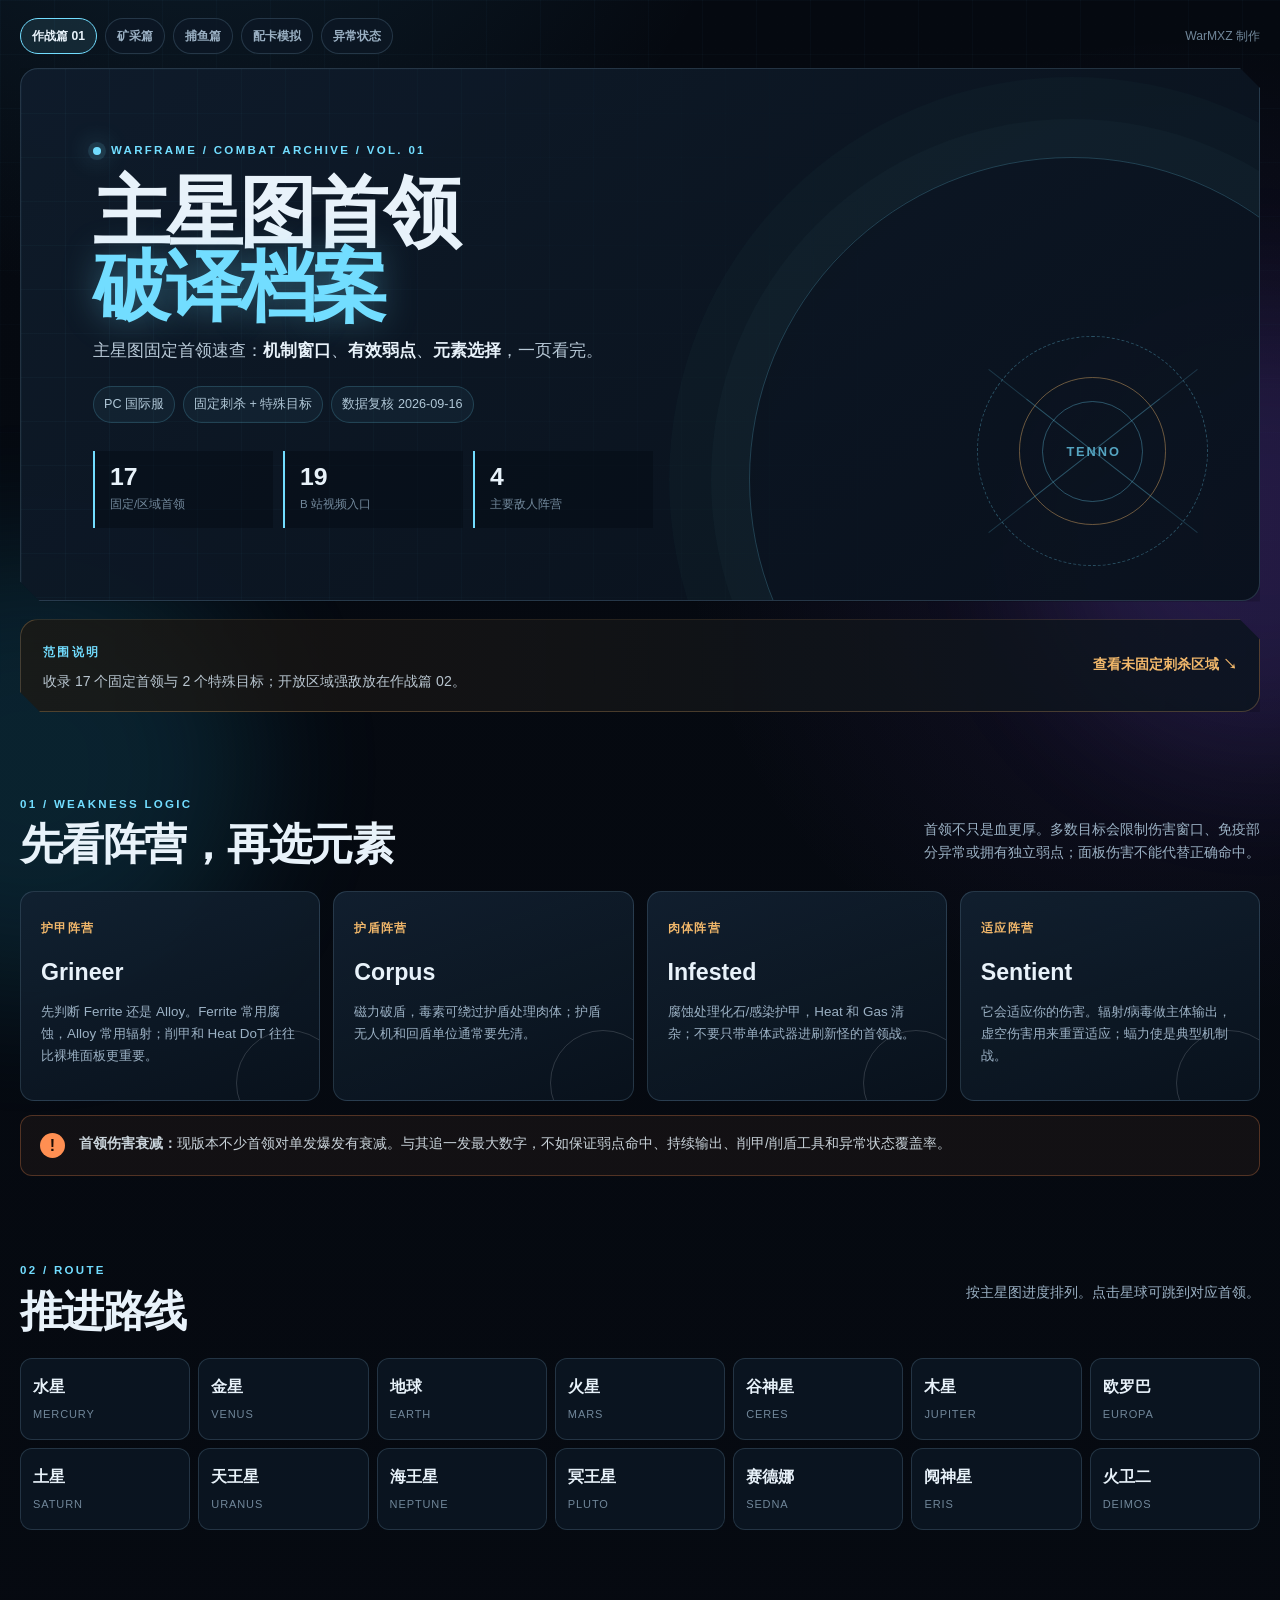
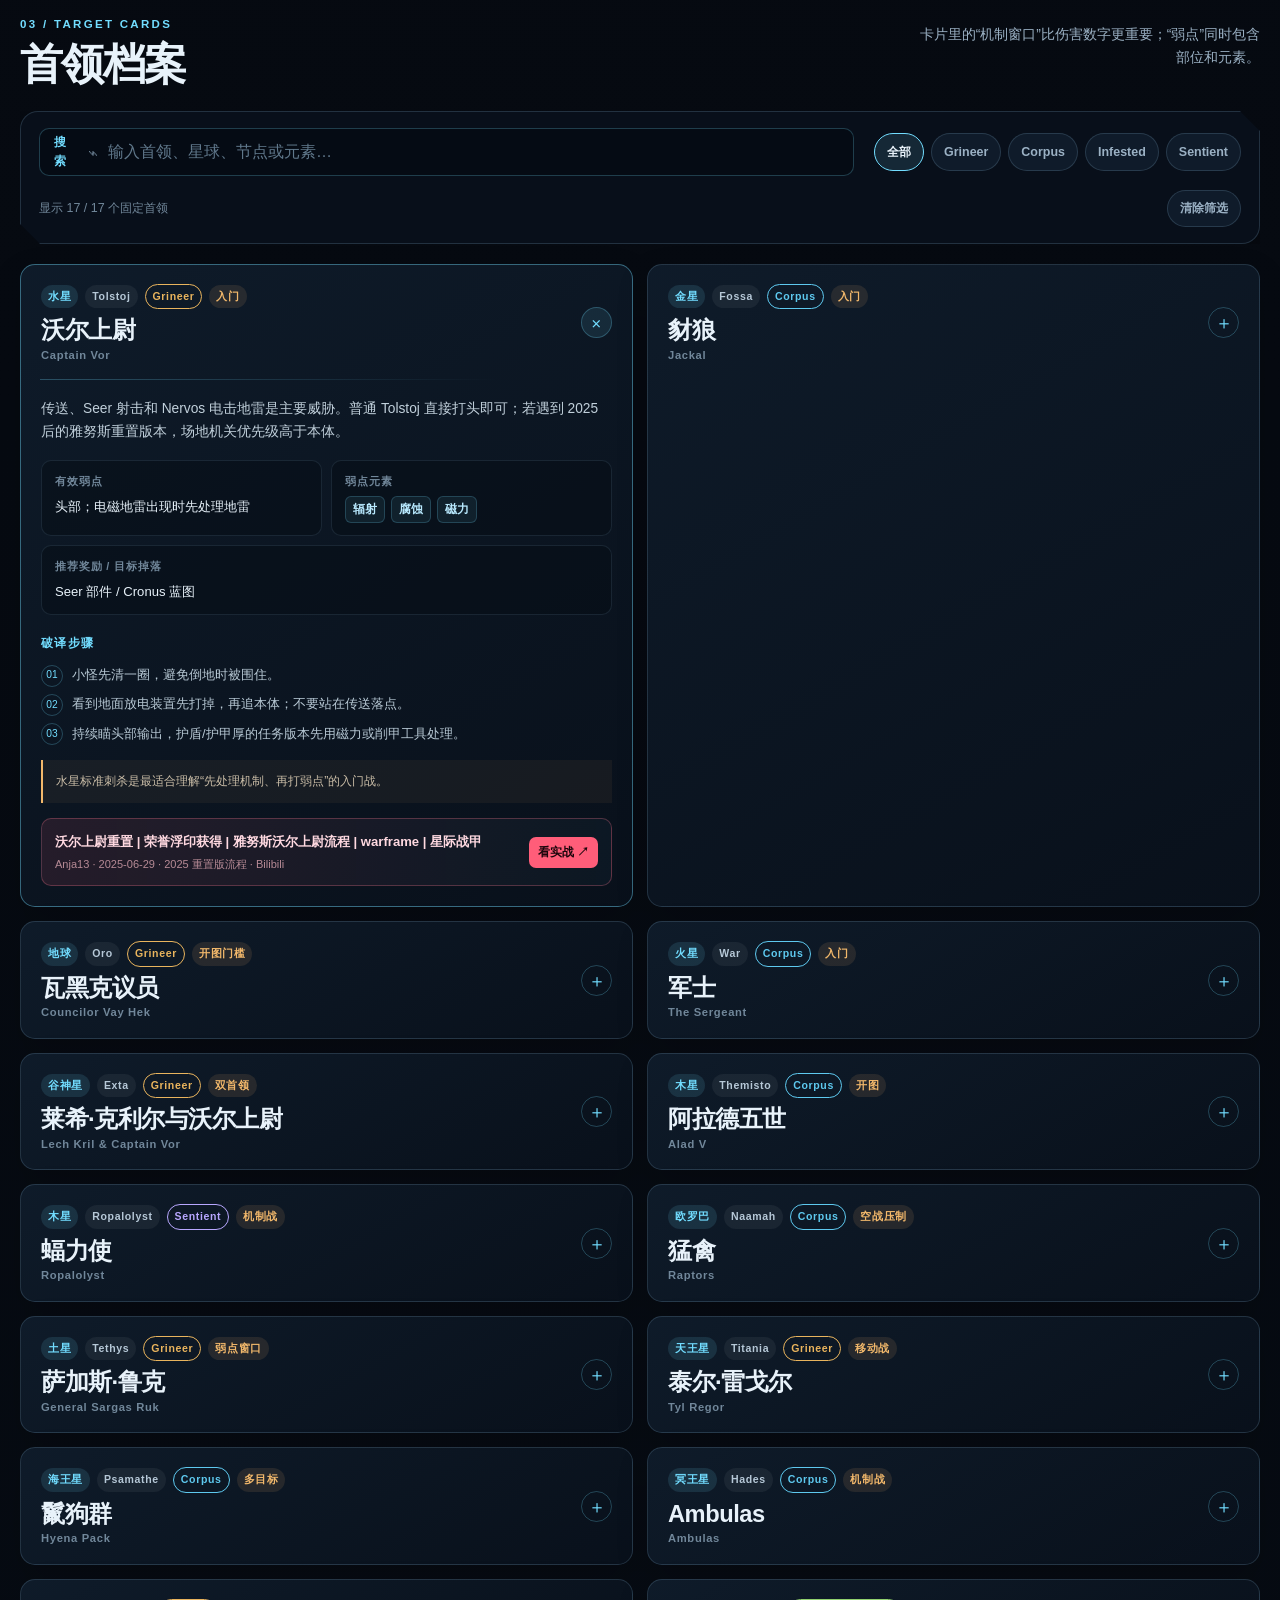
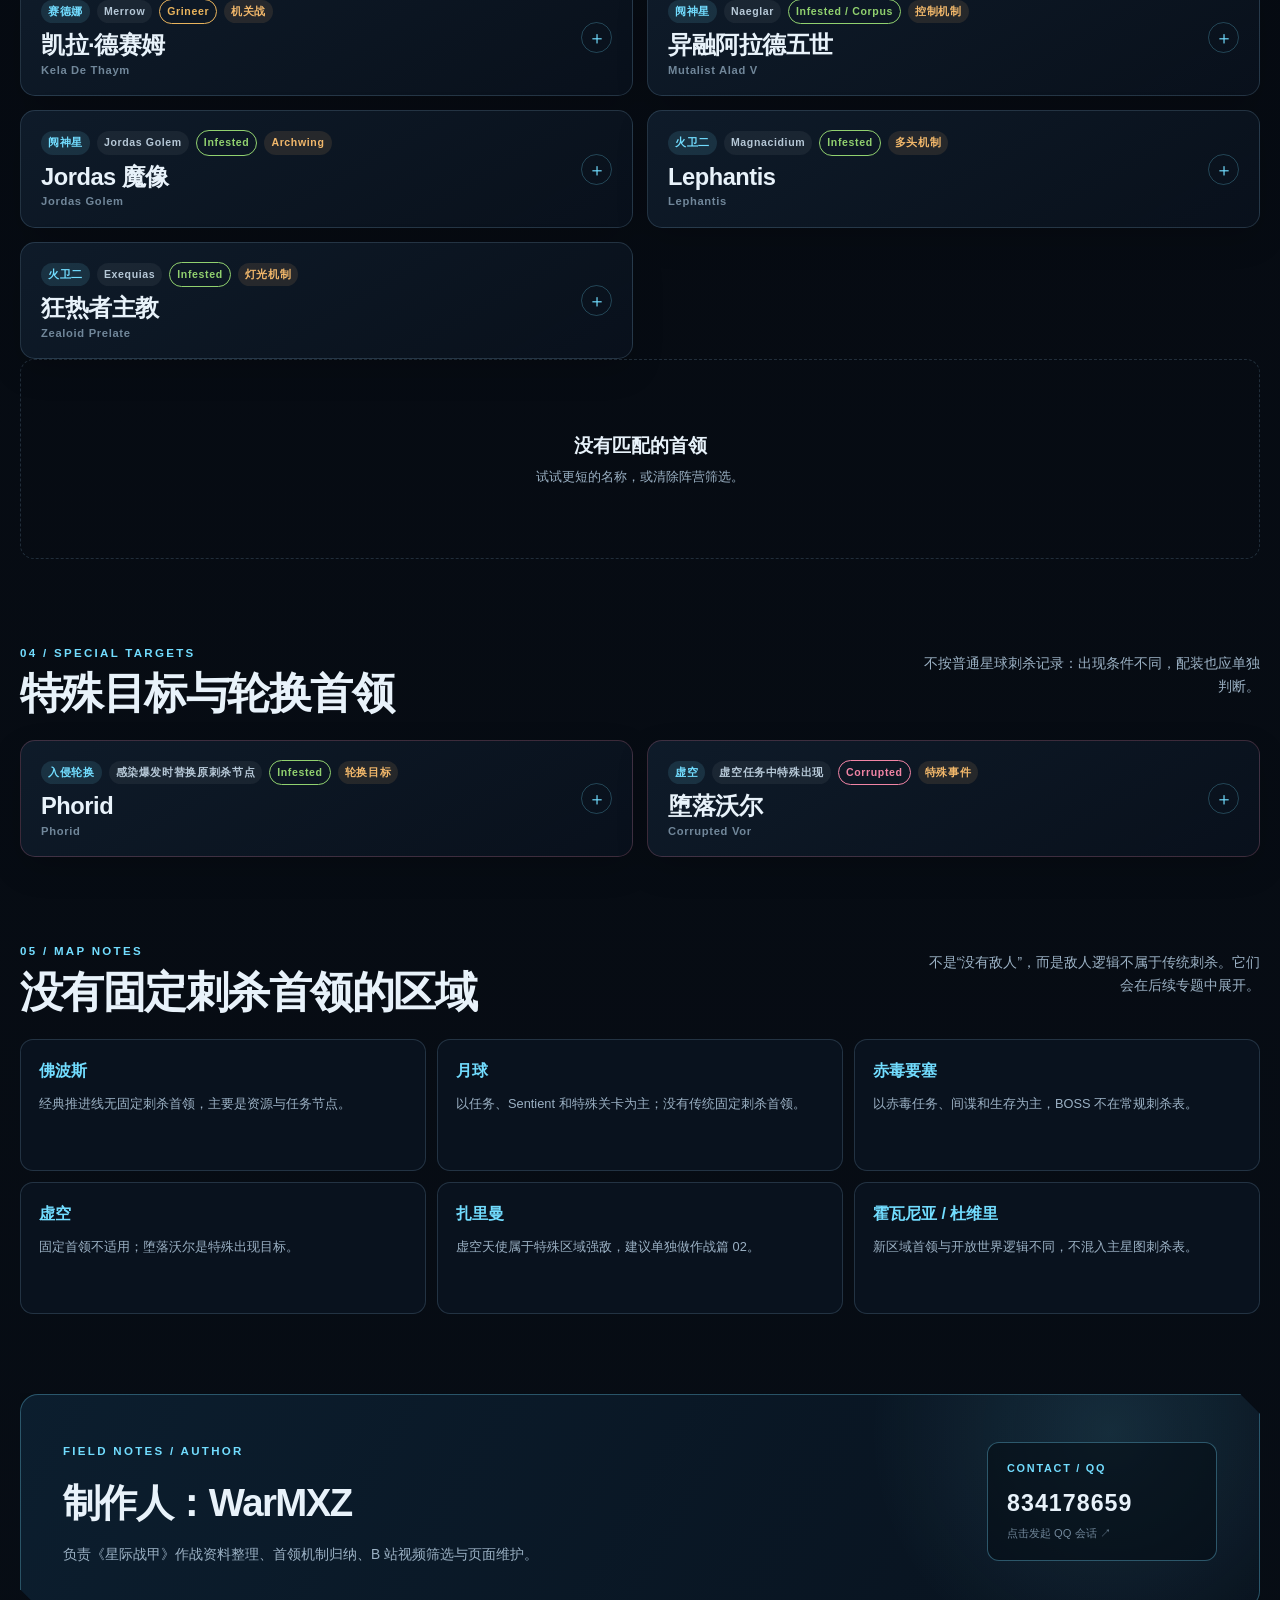
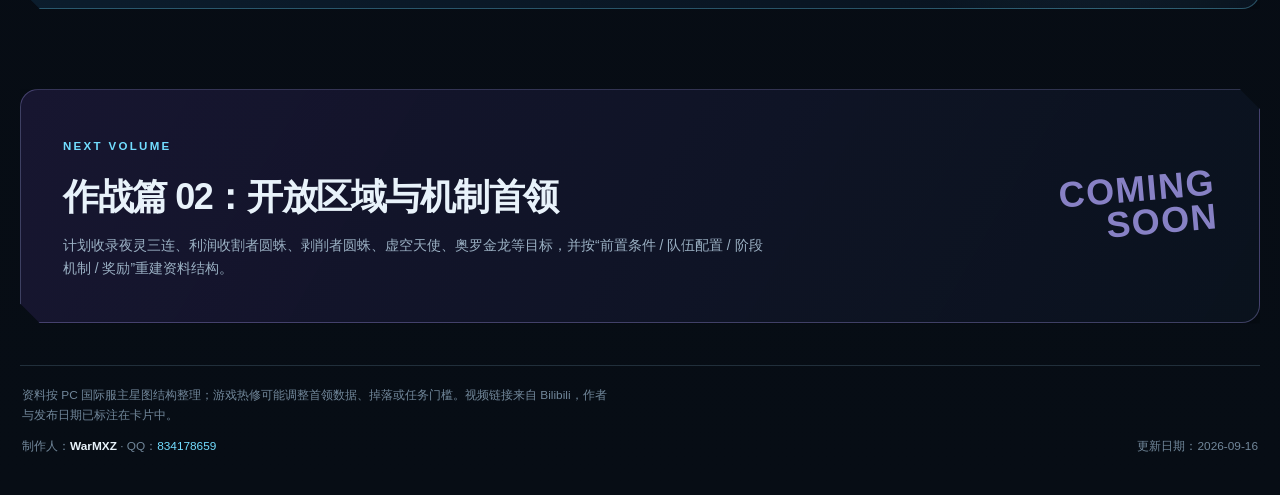
<file: index.html>
<!doctype html>
<html lang="zh-CN">
<head>
  <meta charset="utf-8">
  <meta name="viewport" content="width=device-width, initial-scale=1">
  <meta name="theme-color" content="#07101b">
  <meta name="author" content="WarMXZ">
  <title>Warframe 作战篇 01｜主星图首领破译档案</title>
  <link rel="stylesheet" href="assets/styles.css?v=20261102b">
</head>
<body>
  <div class="ambient ambient--one" aria-hidden="true"></div>
  <div class="ambient ambient--two" aria-hidden="true"></div>

  <div class="app-shell">
    <nav class="top-nav" aria-label="站点导航">
      <a class="is-active" href="index.html">作战篇 01</a>
      <a href="ores.html">矿采篇</a>
      <a href="fish.html">捕鱼篇</a>
      <a href="build.html">配卡模拟</a>
      <a href="status.html">异常状态</a>
      <span>WarMXZ 制作</span>
    </nav>
    <header class="hero panel-cut">
      <div class="hero__grid" aria-hidden="true"></div>
      <div class="hero__content">
        <div class="eyebrow"><span class="eyebrow__dot"></span>WARFRAME / COMBAT ARCHIVE / VOL. 01</div>
        <h1>主星图首领 <span>破译档案</span></h1>
        <p class="hero__lede">主星图固定首领速查：<strong>机制窗口</strong>、<strong>有效弱点</strong>、<strong>元素选择</strong>，一页看完。</p>
        <div class="hero__meta">
          <span>PC 国际服</span>
          <span>固定刺杀 + 特殊目标</span>
          <span>数据复核 2026-09-16</span>
        </div>
        <div class="hero__stats" aria-label="资料概览">
          <div><strong id="statBosses">—</strong><span>固定/区域首领</span></div>
          <div><strong id="statVideos">—</strong><span>B 站视频入口</span></div>
          <div><strong>4</strong><span>主要敌人阵营</span></div>
        </div>
      </div>
      <div class="hero__sigil" aria-hidden="true">
        <div class="sigil-ring sigil-ring--outer"></div>
        <div class="sigil-ring sigil-ring--inner"></div>
        <div class="sigil-core">TENNO</div>
      </div>
    </header>

    <section class="scope-strip panel-cut" aria-label="收录范围">
      <div>
        <span class="scope-strip__label">范围说明</span>
        <p>收录 17 个固定首领与 2 个特殊目标；开放区域强敌放在作战篇 02。</p>
      </div>
      <a class="text-link" href="#coverage">查看未固定刺杀区域 <span aria-hidden="true">↘</span></a>
    </section>

    <main>
      <section class="damage-section" aria-labelledby="damage-title">
        <div class="section-heading">
          <div>
            <span class="section-kicker">01 / WEAKNESS LOGIC</span>
            <h2 id="damage-title">先看阵营，再选元素</h2>
          </div>
          <p>首领不只是血更厚。多数目标会限制伤害窗口、免疫部分异常或拥有独立弱点；面板伤害不能代替正确命中。</p>
        </div>
        <div class="damage-grid" id="damageGrid"></div>
        <div class="rule-banner">
          <span class="rule-banner__mark">!</span>
          <p><strong>首领伤害衰减：</strong>现版本不少首领对单发爆发有衰减。与其追一发最大数字，不如保证弱点命中、持续输出、削甲/削盾工具和异常状态覆盖率。</p>
        </div>
      </section>

      <section class="route-section" aria-labelledby="route-title">
        <div class="section-heading section-heading--compact">
          <div>
            <span class="section-kicker">02 / ROUTE</span>
            <h2 id="route-title">推进路线</h2>
          </div>
          <p>按主星图进度排列。点击星球可跳到对应首领。</p>
        </div>
        <nav class="planet-rail" id="planetRail" aria-label="星球快速跳转"></nav>
      </section>

      <section class="archive-section" aria-labelledby="archive-title">
        <div class="section-heading section-heading--compact">
          <div>
            <span class="section-kicker">03 / TARGET CARDS</span>
            <h2 id="archive-title">首领档案</h2>
          </div>
          <p>卡片里的“机制窗口”比伤害数字更重要；“弱点”同时包含部位和元素。</p>
        </div>

        <div class="toolbar panel-cut" role="search">
          <label class="search-box" for="bossSearch">
            <span class="search-box__label">搜索</span>
            <span class="search-box__icon" aria-hidden="true">⌁</span>
            <input id="bossSearch" type="search" placeholder="输入首领、星球、节点或元素…" autocomplete="off">
          </label>
          <div class="filter-row" id="factionFilters" aria-label="按阵营筛选"></div>
          <div class="toolbar__foot">
            <span id="resultCount" aria-live="polite"></span>
            <button class="ghost-button" id="resetFilters" type="button">清除筛选</button>
          </div>
        </div>

        <div class="boss-grid" id="bossGrid"></div>
        <div class="empty-state" id="emptyState" hidden>
          <strong>没有匹配的首领</strong>
          <span>试试更短的名称，或清除阵营筛选。</span>
        </div>
      </section>

      <section class="special-section" aria-labelledby="special-title">
        <div class="section-heading section-heading--compact">
          <div>
            <span class="section-kicker">04 / SPECIAL TARGETS</span>
            <h2 id="special-title">特殊目标与轮换首领</h2>
          </div>
          <p>不按普通星球刺杀记录：出现条件不同，配装也应单独判断。</p>
        </div>
        <div class="special-grid" id="specialGrid"></div>
      </section>

      <section class="coverage-section" id="coverage" aria-labelledby="coverage-title">
        <div class="section-heading section-heading--compact">
          <div>
            <span class="section-kicker">05 / MAP NOTES</span>
            <h2 id="coverage-title">没有固定刺杀首领的区域</h2>
          </div>
          <p>不是“没有敌人”，而是敌人逻辑不属于传统刺杀。它们会在后续专题中展开。</p>
        </div>
        <div class="coverage-grid" id="coverageGrid"></div>
      </section>

      <section class="credits-section panel-cut" aria-labelledby="credits-title">
        <div class="credits-section__body">
          <span class="section-kicker">FIELD NOTES / AUTHOR</span>
          <h2 id="credits-title">制作人：WarMXZ</h2>
          <p>负责《星际战甲》作战资料整理、首领机制归纳、B 站视频筛选与页面维护。</p>
        </div>
        <a class="qq-contact" href="https://wpa.qq.com/msgrd?v=3&amp;uin=834178659&amp;site=qq&amp;menu=yes" target="_blank" rel="noopener noreferrer" aria-label="通过 QQ 联系制作人 WarMXZ，QQ 号 834178659">
          <span class="qq-contact__label">CONTACT / QQ</span>
          <strong>834178659</strong>
          <small>点击发起 QQ 会话 ↗</small>
        </a>
      </section>

      <section class="future-section panel-cut" aria-labelledby="future-title">
        <div class="future-section__body">
          <span class="section-kicker">NEXT VOLUME</span>
          <h2 id="future-title">作战篇 02：开放区域与机制首领</h2>
          <p>计划收录夜灵三连、利润收割者圆蛛、剥削者圆蛛、虚空天使、奥罗金龙等目标，并按“前置条件 / 队伍配置 / 阶段机制 / 奖励”重建资料结构。</p>
        </div>
        <div class="future-section__stamp">COMING<br>SOON</div>
      </section>
    </main>

    <footer class="site-footer">
      <p>资料按 PC 国际服主星图结构整理；游戏热修可能调整首领数据、掉落或任务门槛。视频链接来自 Bilibili，作者与发布日期已标注在卡片中。</p>
      <p>制作人：<strong>WarMXZ</strong> · QQ：<a href="https://wpa.qq.com/msgrd?v=3&amp;uin=834178659&amp;site=qq&amp;menu=yes" target="_blank" rel="noopener noreferrer">834178659</a></p>
      <p>更新日期：<time datetime="2026-09-16">2026-09-16</time></p>
    </footer>
  </div>

  <script src="data/bosses.js"></script>
  <script src="assets/app.js"></script>
</body>
</html>
</file>
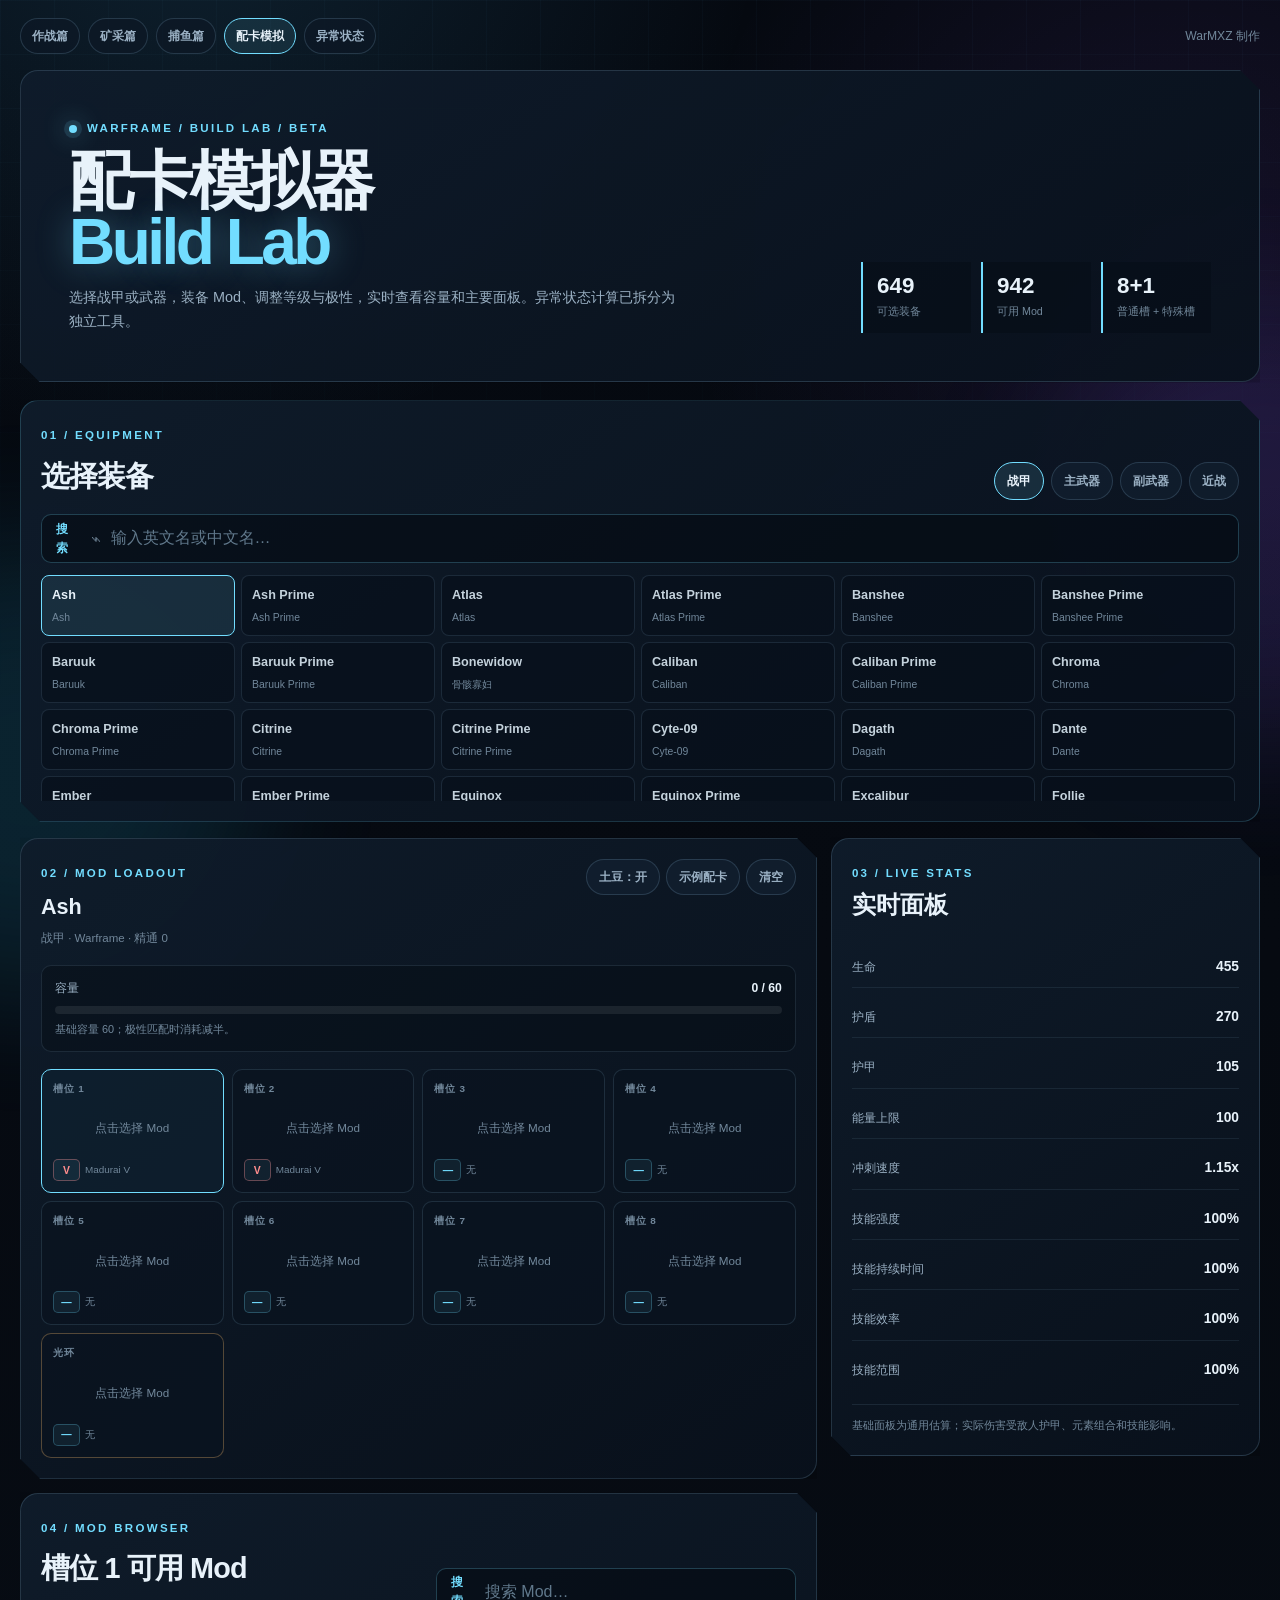
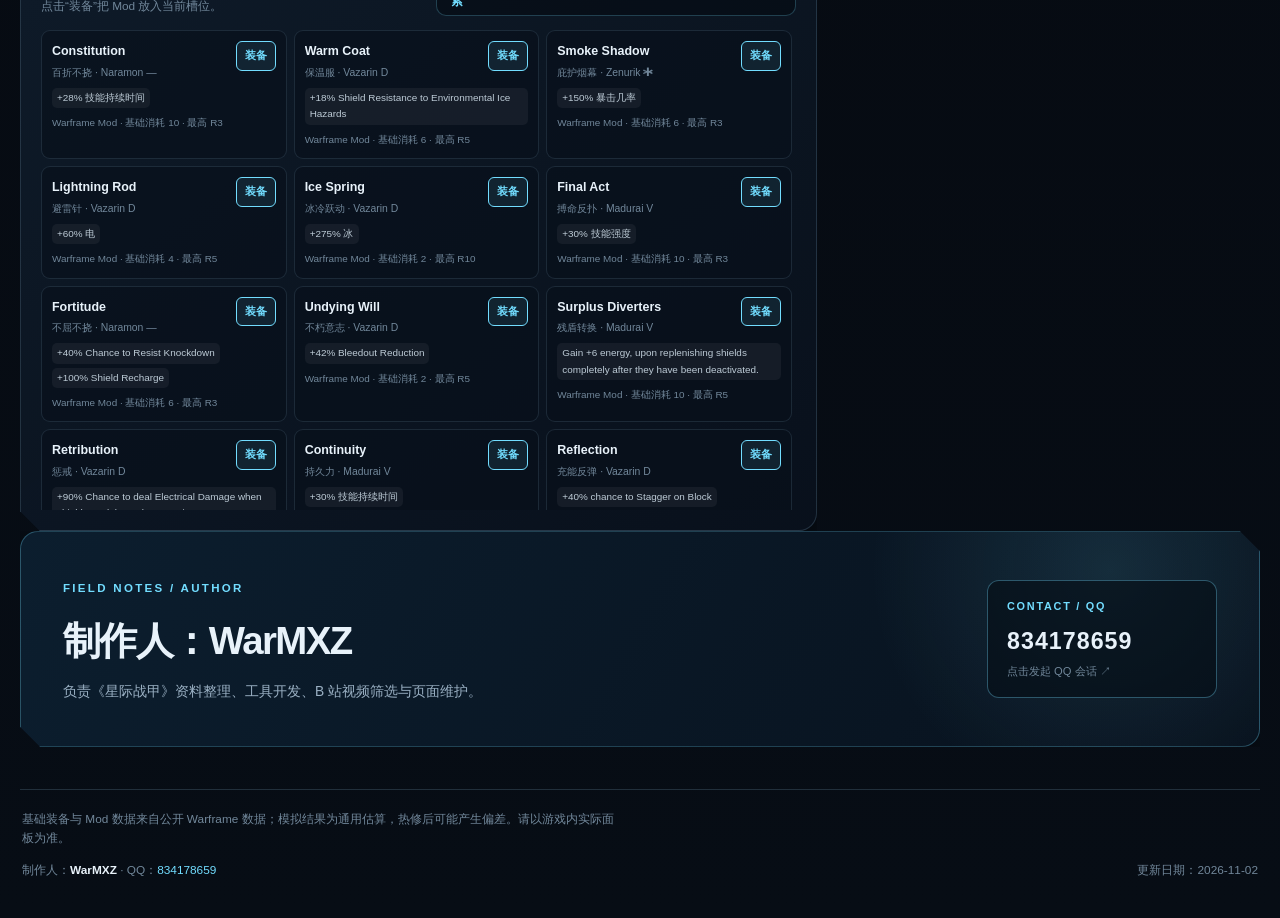
<file: build.html>
<!doctype html>
<html lang="zh-CN">
<head>
  <meta charset="utf-8">
  <meta name="viewport" content="width=device-width, initial-scale=1">
  <meta name="theme-color" content="#07101b">
  <meta name="author" content="WarMXZ">
  <meta name="description" content="Warframe 配卡模拟器：战甲、主武器、副武器、近战 Mod 装备、容量、极性、等级和主要面板实时估算。">
  <title>Warframe 配卡模拟器｜Build Lab</title>
  <link rel="stylesheet" href="assets/styles.css?v=20261102b">
  <link rel="stylesheet" href="assets/build.css?v=20261102b">
</head>
<body>
  <div class="ambient ambient--one" aria-hidden="true"></div>
  <div class="ambient ambient--two" aria-hidden="true"></div>

  <div class="app-shell">
    <nav class="top-nav" aria-label="站点导航">
      <a href="index.html">作战篇</a>
      <a href="ores.html">矿采篇</a>
      <a href="fish.html">捕鱼篇</a>
      <a class="is-active" href="build.html">配卡模拟</a>
      <a href="status.html">异常状态</a>
      <span>WarMXZ 制作</span>
    </nav>

    <header class="sim-hero panel-cut">
      <div>
        <div class="eyebrow"><span class="eyebrow__dot"></span>WARFRAME / BUILD LAB / BETA</div>
        <h1>配卡模拟器 <span>Build Lab</span></h1>
        <p>选择战甲或武器，装备 Mod、调整等级与极性，实时查看容量和主要面板。异常状态计算已拆分为独立工具。</p>
      </div>
      <div class="sim-hero__stats">
        <div><strong id="simItemCount">—</strong><span>可选装备</span></div>
        <div><strong id="simModCount">—</strong><span>可用 Mod</span></div>
        <div><strong>8+1</strong><span>普通槽 + 特殊槽</span></div>
      </div>
    </header>

    <main class="sim-main">
      <section class="sim-picker panel-cut" aria-labelledby="sim-picker-title">
        <div class="sim-section-head">
          <div>
            <span class="section-kicker">01 / EQUIPMENT</span>
            <h2 id="sim-picker-title">选择装备</h2>
          </div>
          <div class="sim-category-tabs" id="simCategories"></div>
        </div>
        <label class="search-box" for="simItemSearch">
          <span class="search-box__label">搜索</span>
          <span class="search-box__icon" aria-hidden="true">⌁</span>
          <input id="simItemSearch" type="search" placeholder="输入英文名或中文名…" autocomplete="off">
        </label>
        <div class="sim-item-list" id="simItemList"></div>
      </section>

      <section class="sim-builder">
        <div class="sim-build-panel panel-cut">
          <div class="sim-build-head">
            <div>
              <span class="section-kicker">02 / MOD LOADOUT</span>
              <h2 id="simItemName">—</h2>
              <p id="simItemMeta"></p>
            </div>
            <div class="sim-build-actions">
              <button class="ghost-button" id="simPotato" type="button">土豆：开</button>
              <button class="ghost-button" id="simSample" type="button">示例配卡</button>
              <button class="ghost-button" id="simClear" type="button">清空</button>
            </div>
          </div>

          <div class="sim-capacity">
            <div class="sim-capacity__top">
              <span>容量</span>
              <strong id="simCapacityText">0 / 60</strong>
            </div>
            <div class="sim-capacity__track"><span id="simCapacityBar"></span></div>
            <small id="simCapacityNote">选择装备后开始配卡</small>
          </div>

          <div class="sim-slots" id="simSlots"></div>
        </div>

        <aside class="sim-stats-panel panel-cut">
          <span class="section-kicker">03 / LIVE STATS</span>
          <h2>实时面板</h2>
          <div id="simStats" class="sim-stats"></div>
          <div class="sim-stat-note">基础面板为通用估算；实际伤害受敌人护甲、元素组合和技能影响。</div>
        </aside>

        <div class="sim-mod-panel panel-cut">
          <div class="sim-section-head">
            <div>
              <span class="section-kicker">04 / MOD BROWSER</span>
              <h2 id="simModTitle">Mod 库</h2>
              <p id="simModHint">先点选一个槽位，再选择 Mod。</p>
            </div>
            <label class="search-box sim-mod-search" for="simModSearch">
              <span class="search-box__label">搜索</span>
              <input id="simModSearch" type="search" placeholder="搜索 Mod…" autocomplete="off">
            </label>
          </div>
          <div class="sim-mod-list" id="simModList"></div>
        </div>

      </section>
    </main>

    <section class="credits-section panel-cut" aria-labelledby="credits-title">
      <div class="credits-section__body">
        <span class="section-kicker">FIELD NOTES / AUTHOR</span>
        <h2 id="credits-title">制作人：WarMXZ</h2>
        <p>负责《星际战甲》资料整理、工具开发、B 站视频筛选与页面维护。</p>
      </div>
      <a class="qq-contact" href="https://wpa.qq.com/msgrd?v=3&amp;uin=834178659&amp;site=qq&amp;menu=yes" target="_blank" rel="noopener noreferrer" aria-label="通过 QQ 联系制作人 WarMXZ，QQ 号 834178659">
        <span class="qq-contact__label">CONTACT / QQ</span>
        <strong>834178659</strong>
        <small>点击发起 QQ 会话 ↗</small>
      </a>
    </section>

    <footer class="site-footer">
      <p>基础装备与 Mod 数据来自公开 Warframe 数据；模拟结果为通用估算，热修后可能产生偏差。请以游戏内实际面板为准。</p>
      <p>制作人：<strong>WarMXZ</strong> · QQ：<a href="https://wpa.qq.com/msgrd?v=3&amp;uin=834178659&amp;site=qq&amp;menu=yes" target="_blank" rel="noopener noreferrer">834178659</a></p>
      <p>更新日期：<time datetime="2026-11-02">2026-11-02</time></p>
    </footer>
  </div>

  <script src="data/build-sim.js"></script>
  <script src="assets/build.js?v=20261102b"></script>
</body>
</html>
</file>
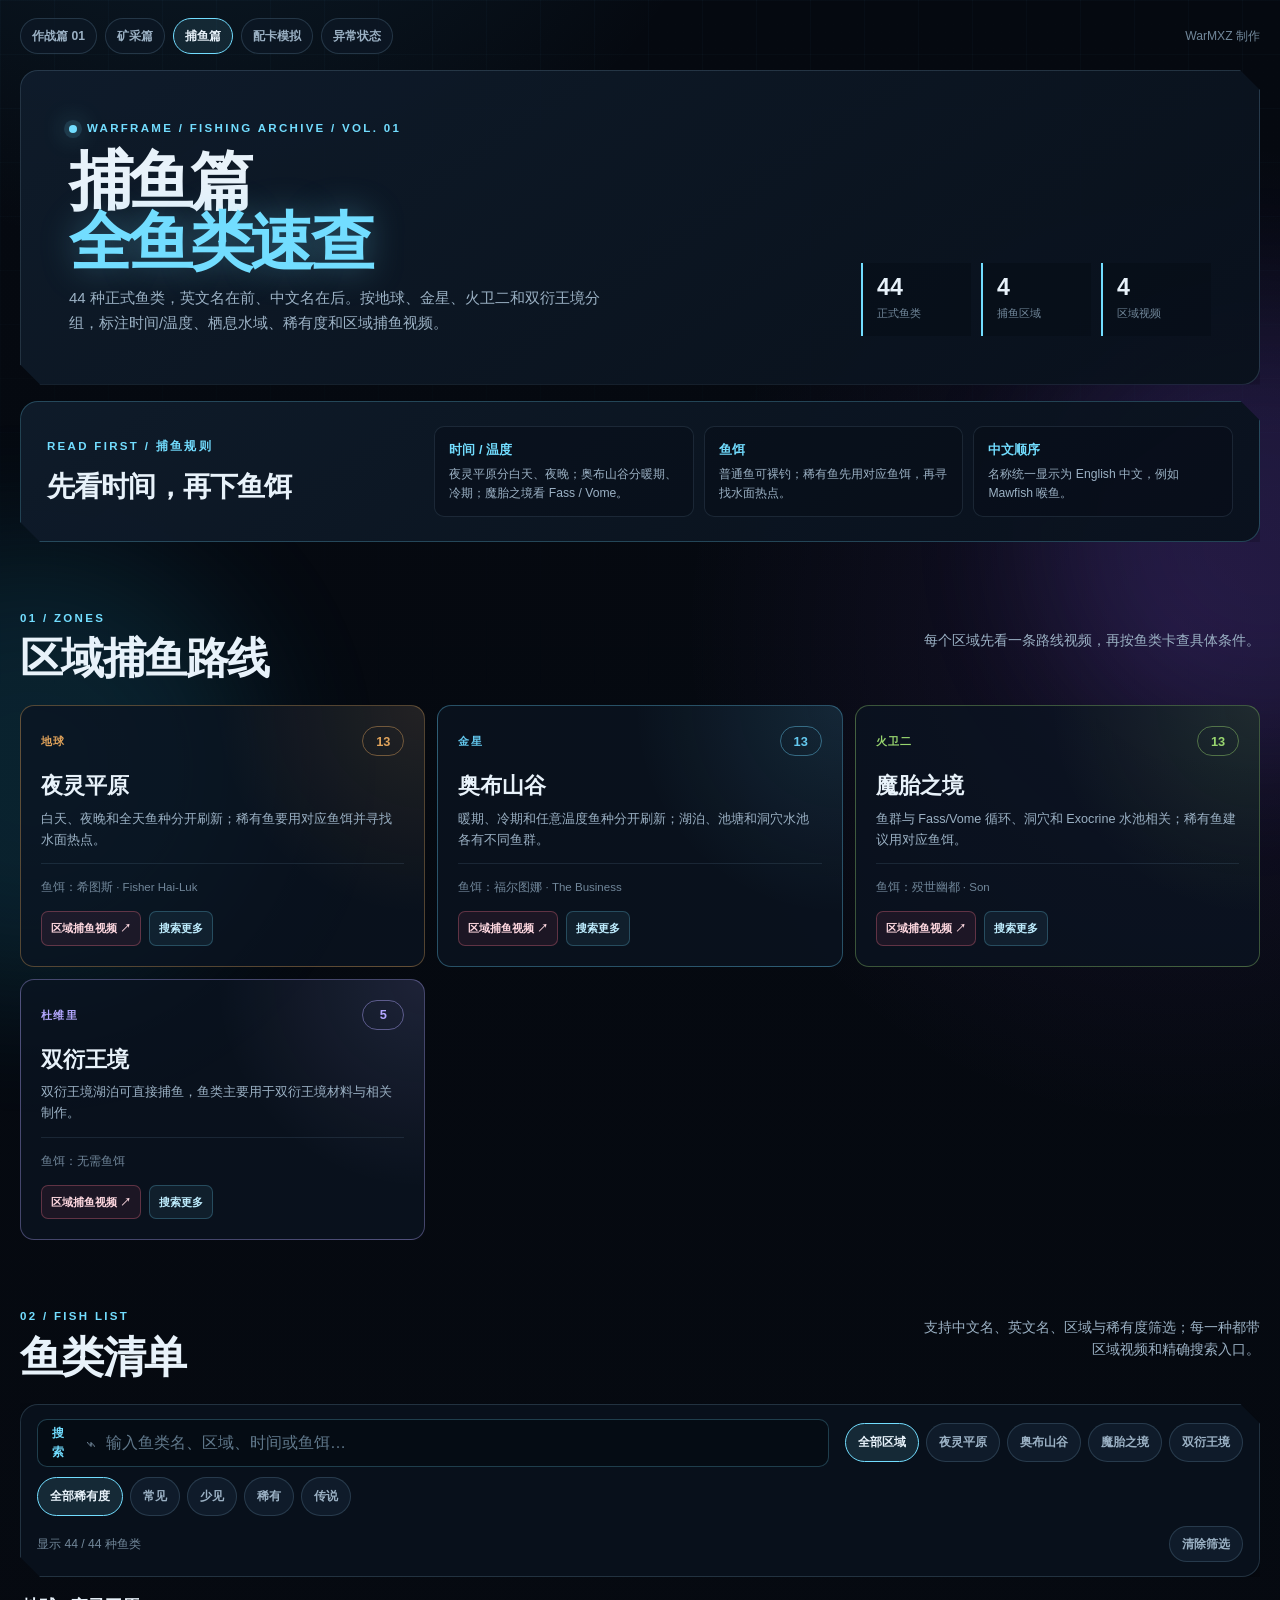
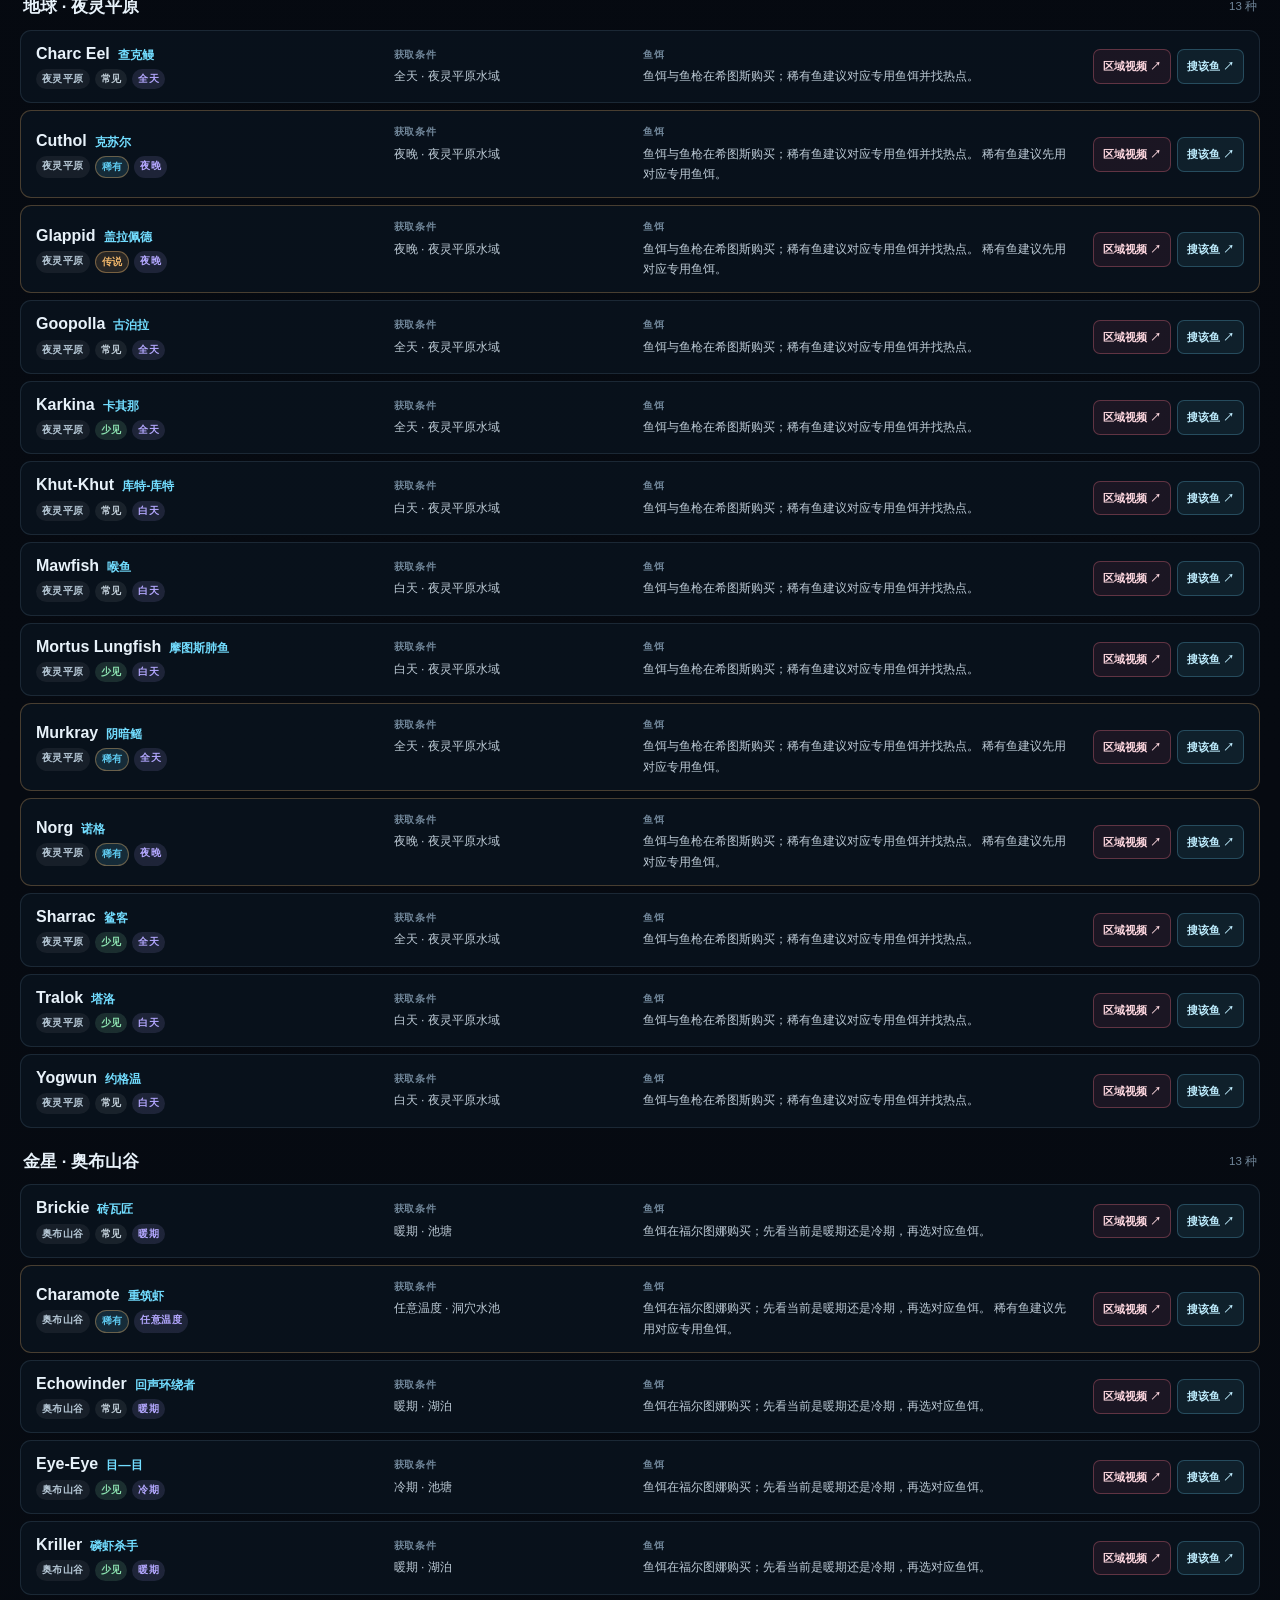
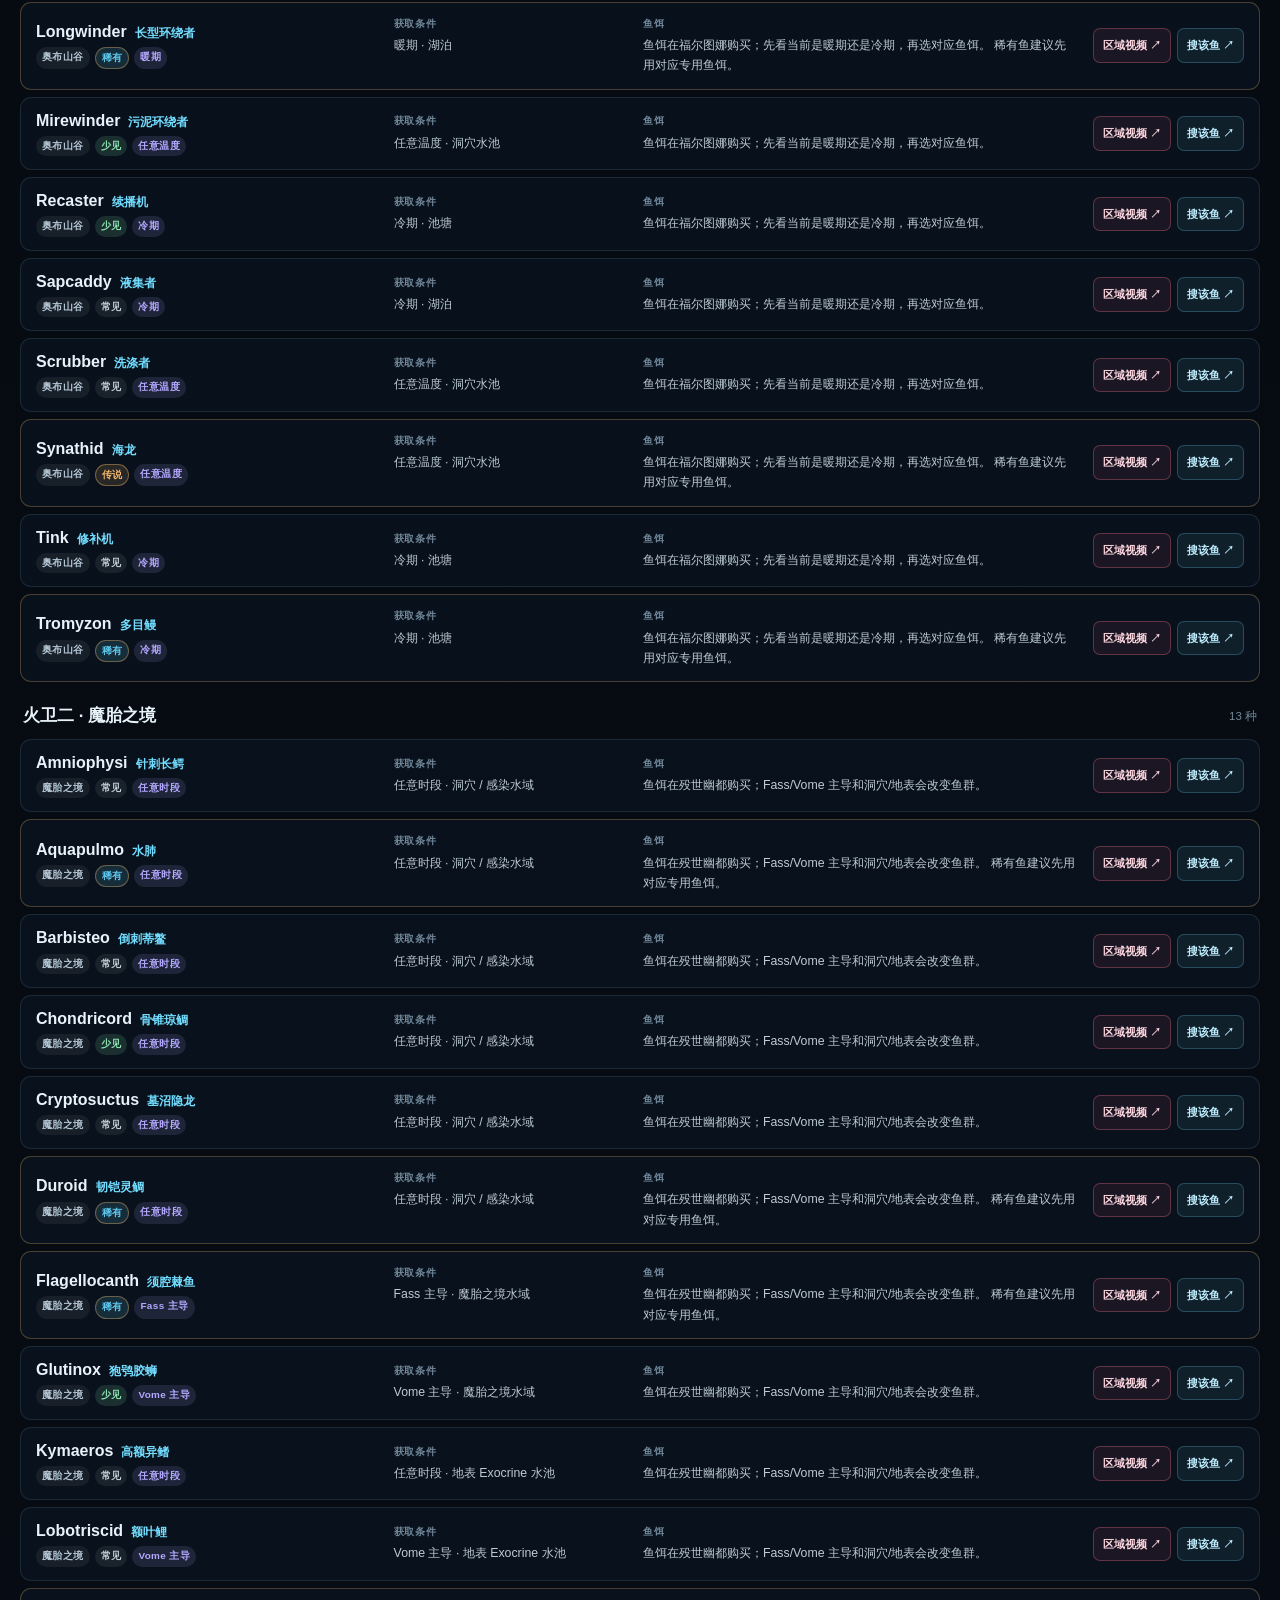
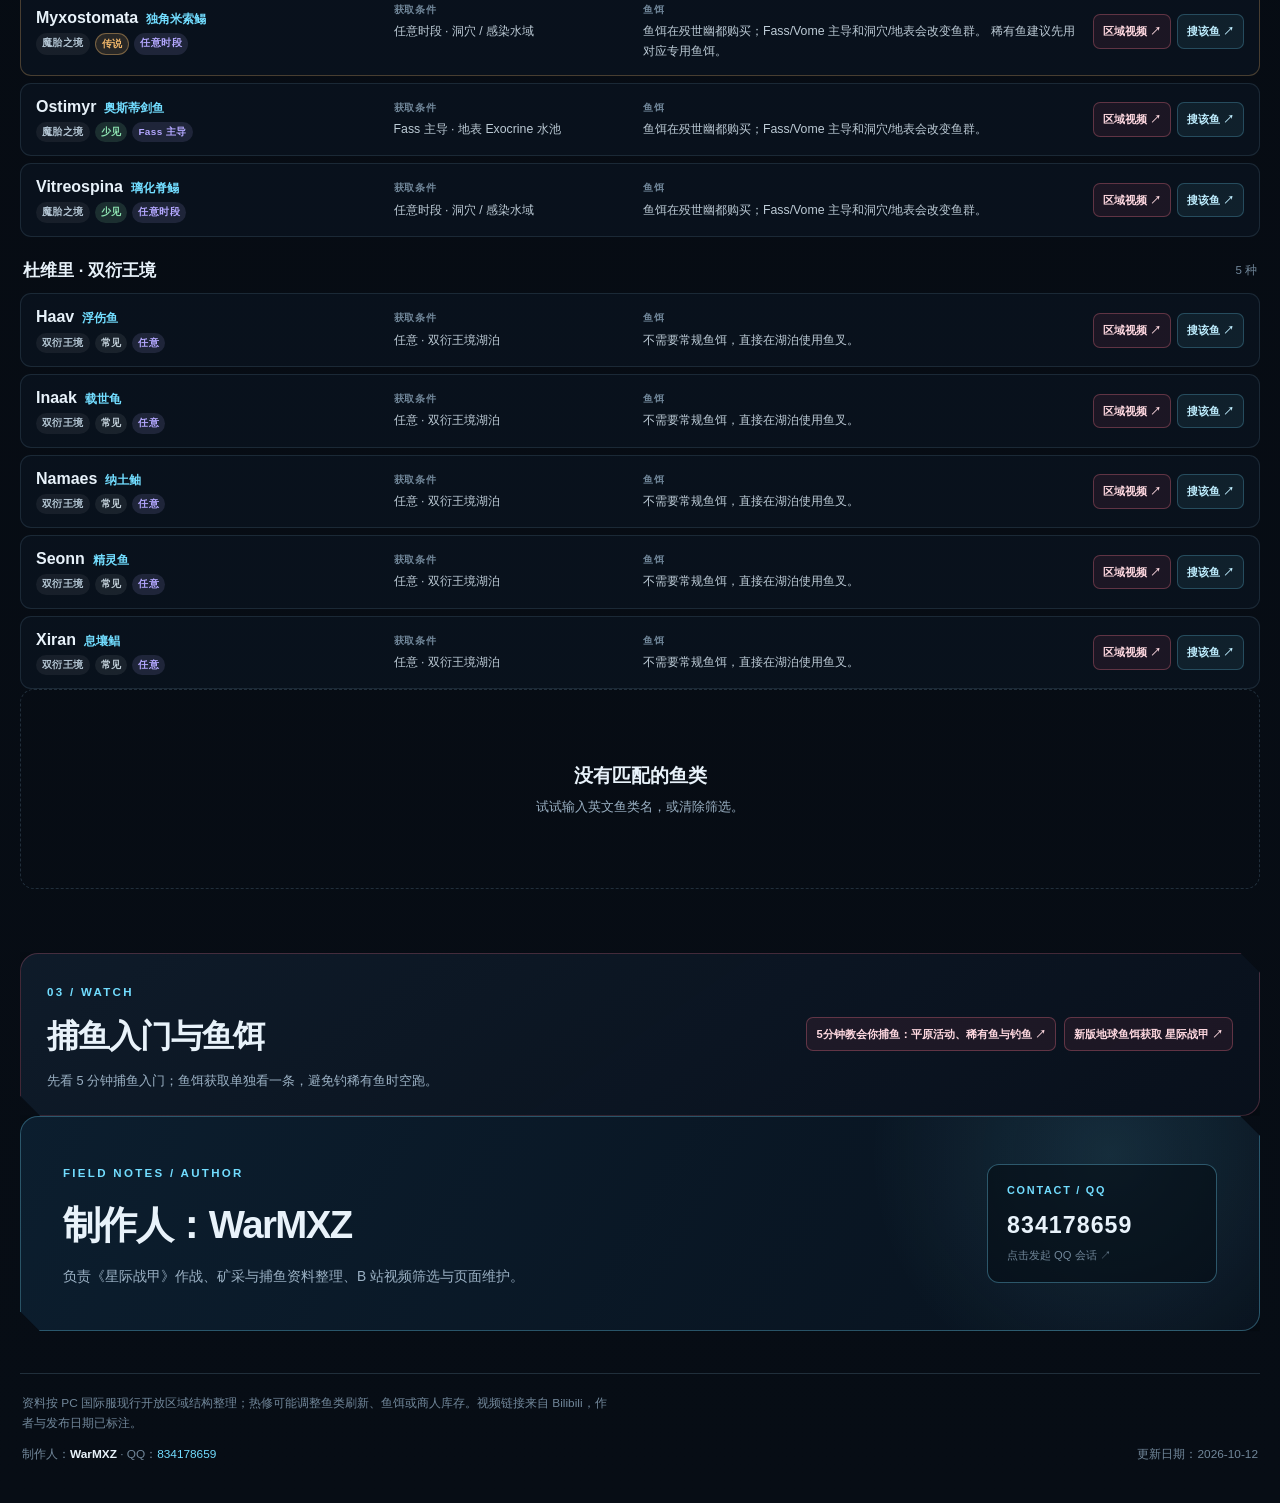
<file: fish.html>
<!doctype html>
<html lang="zh-CN">
<head>
  <meta charset="utf-8">
  <meta name="viewport" content="width=device-width, initial-scale=1">
  <meta name="theme-color" content="#07101b">
  <meta name="author" content="WarMXZ">
  <meta name="description" content="Warframe 国际服捕鱼篇：夜灵平原、奥布山谷、魔胎之境与双衍王境全鱼类中英对照、时间、鱼饵和 Bilibili 视频。">
  <title>Warframe 捕鱼篇｜全鱼类获取速查</title>
  <link rel="stylesheet" href="assets/styles.css?v=20261102b">
  <link rel="stylesheet" href="assets/ores.css?v=20261102b">
  <link rel="stylesheet" href="assets/fish.css?v=20261102b">
</head>
<body>
  <div class="ambient ambient--one" aria-hidden="true"></div>
  <div class="ambient ambient--two" aria-hidden="true"></div>

  <div class="app-shell">
    <nav class="top-nav" aria-label="站点导航">
      <a href="index.html">作战篇 01</a>
      <a href="ores.html">矿采篇</a>
      <a class="is-active" href="fish.html">捕鱼篇</a>
      <a href="build.html">配卡模拟</a>
      <a href="status.html">异常状态</a>
      <span>WarMXZ 制作</span>
    </nav>

    <header class="ore-hero panel-cut">
      <div>
        <div class="eyebrow"><span class="eyebrow__dot"></span>WARFRAME / FISHING ARCHIVE / VOL. 01</div>
        <h1>捕鱼篇 <span>全鱼类速查</span></h1>
        <p>44 种正式鱼类，英文名在前、中文名在后。按地球、金星、火卫二和双衍王境分组，标注时间/温度、栖息水域、稀有度和区域捕鱼视频。</p>
      </div>
      <div class="ore-hero__stats" aria-label="捕鱼数据概览">
        <div><strong id="fishCount">—</strong><span>正式鱼类</span></div>
        <div><strong>4</strong><span>捕鱼区域</span></div>
        <div><strong>4</strong><span>区域视频</span></div>
      </div>
    </header>

    <section class="ore-quick panel-cut" aria-labelledby="fish-quick-title">
      <div>
        <span class="section-kicker">READ FIRST / 捕鱼规则</span>
        <h2 id="fish-quick-title">先看时间，再下鱼饵</h2>
      </div>
      <div class="ore-quick__grid">
        <div><strong>时间 / 温度</strong><span>夜灵平原分白天、夜晚；奥布山谷分暖期、冷期；魔胎之境看 Fass / Vome。</span></div>
        <div><strong>鱼饵</strong><span>普通鱼可裸钓；稀有鱼先用对应鱼饵，再寻找水面热点。</span></div>
        <div><strong>中文顺序</strong><span>名称统一显示为 English 中文，例如 Mawfish 喉鱼。</span></div>
      </div>
    </section>

    <section class="ore-zones" aria-labelledby="fish-zones-title">
      <div class="section-heading section-heading--compact">
        <div>
          <span class="section-kicker">01 / ZONES</span>
          <h2 id="fish-zones-title">区域捕鱼路线</h2>
        </div>
        <p>每个区域先看一条路线视频，再按鱼类卡查具体条件。</p>
      </div>
      <div class="ore-zone-grid" id="fishZoneGrid"></div>
    </section>

    <section class="ore-archive" aria-labelledby="fish-archive-title">
      <div class="section-heading section-heading--compact">
        <div>
          <span class="section-kicker">02 / FISH LIST</span>
          <h2 id="fish-archive-title">鱼类清单</h2>
        </div>
        <p>支持中文名、英文名、区域与稀有度筛选；每一种都带区域视频和精确搜索入口。</p>
      </div>

      <div class="ore-toolbar panel-cut" role="search">
        <label class="search-box" for="fishSearch">
          <span class="search-box__label">搜索</span>
          <span class="search-box__icon" aria-hidden="true">⌁</span>
          <input id="fishSearch" type="search" placeholder="输入鱼类名、区域、时间或鱼饵…" autocomplete="off">
        </label>
        <div class="ore-filter-row" id="fishRegionFilters" aria-label="按区域筛选"></div>
        <div class="ore-filter-row" id="fishRarityFilters" aria-label="按稀有度筛选"></div>
        <div class="ore-toolbar__foot">
          <span id="fishResultCount" aria-live="polite"></span>
          <button class="ghost-button" id="resetFishFilters" type="button">清除筛选</button>
        </div>
      </div>

      <div class="ore-list" id="fishList"></div>
      <div class="empty-state" id="fishEmptyState" hidden>
        <strong>没有匹配的鱼类</strong>
        <span>试试输入英文鱼类名，或清除筛选。</span>
      </div>
    </section>

    <section class="ore-video-strip panel-cut" aria-labelledby="fish-video-title">
      <div>
        <span class="section-kicker">03 / WATCH</span>
        <h2 id="fish-video-title">捕鱼入门与鱼饵</h2>
        <p>先看 5 分钟捕鱼入门；鱼饵获取单独看一条，避免钓稀有鱼时空跑。</p>
      </div>
      <div class="ore-video-strip__links" id="fishVideoLinks"></div>
    </section>

    <section class="credits-section panel-cut" aria-labelledby="credits-title">
      <div class="credits-section__body">
        <span class="section-kicker">FIELD NOTES / AUTHOR</span>
        <h2 id="credits-title">制作人：WarMXZ</h2>
        <p>负责《星际战甲》作战、矿采与捕鱼资料整理、B 站视频筛选与页面维护。</p>
      </div>
      <a class="qq-contact" href="https://wpa.qq.com/msgrd?v=3&amp;uin=834178659&amp;site=qq&amp;menu=yes" target="_blank" rel="noopener noreferrer" aria-label="通过 QQ 联系制作人 WarMXZ，QQ 号 834178659">
        <span class="qq-contact__label">CONTACT / QQ</span>
        <strong>834178659</strong>
        <small>点击发起 QQ 会话 ↗</small>
      </a>
    </section>

    <footer class="site-footer">
      <p>资料按 PC 国际服现行开放区域结构整理；热修可能调整鱼类刷新、鱼饵或商人库存。视频链接来自 Bilibili，作者与发布日期已标注。</p>
      <p>制作人：<strong>WarMXZ</strong> · QQ：<a href="https://wpa.qq.com/msgrd?v=3&amp;uin=834178659&amp;site=qq&amp;menu=yes" target="_blank" rel="noopener noreferrer">834178659</a></p>
      <p>更新日期：<time datetime="2026-10-12">2026-10-12</time></p>
    </footer>
  </div>

  <script src="data/fish.js"></script>
  <script src="assets/fish.js"></script>
</body>
</html>
</file>
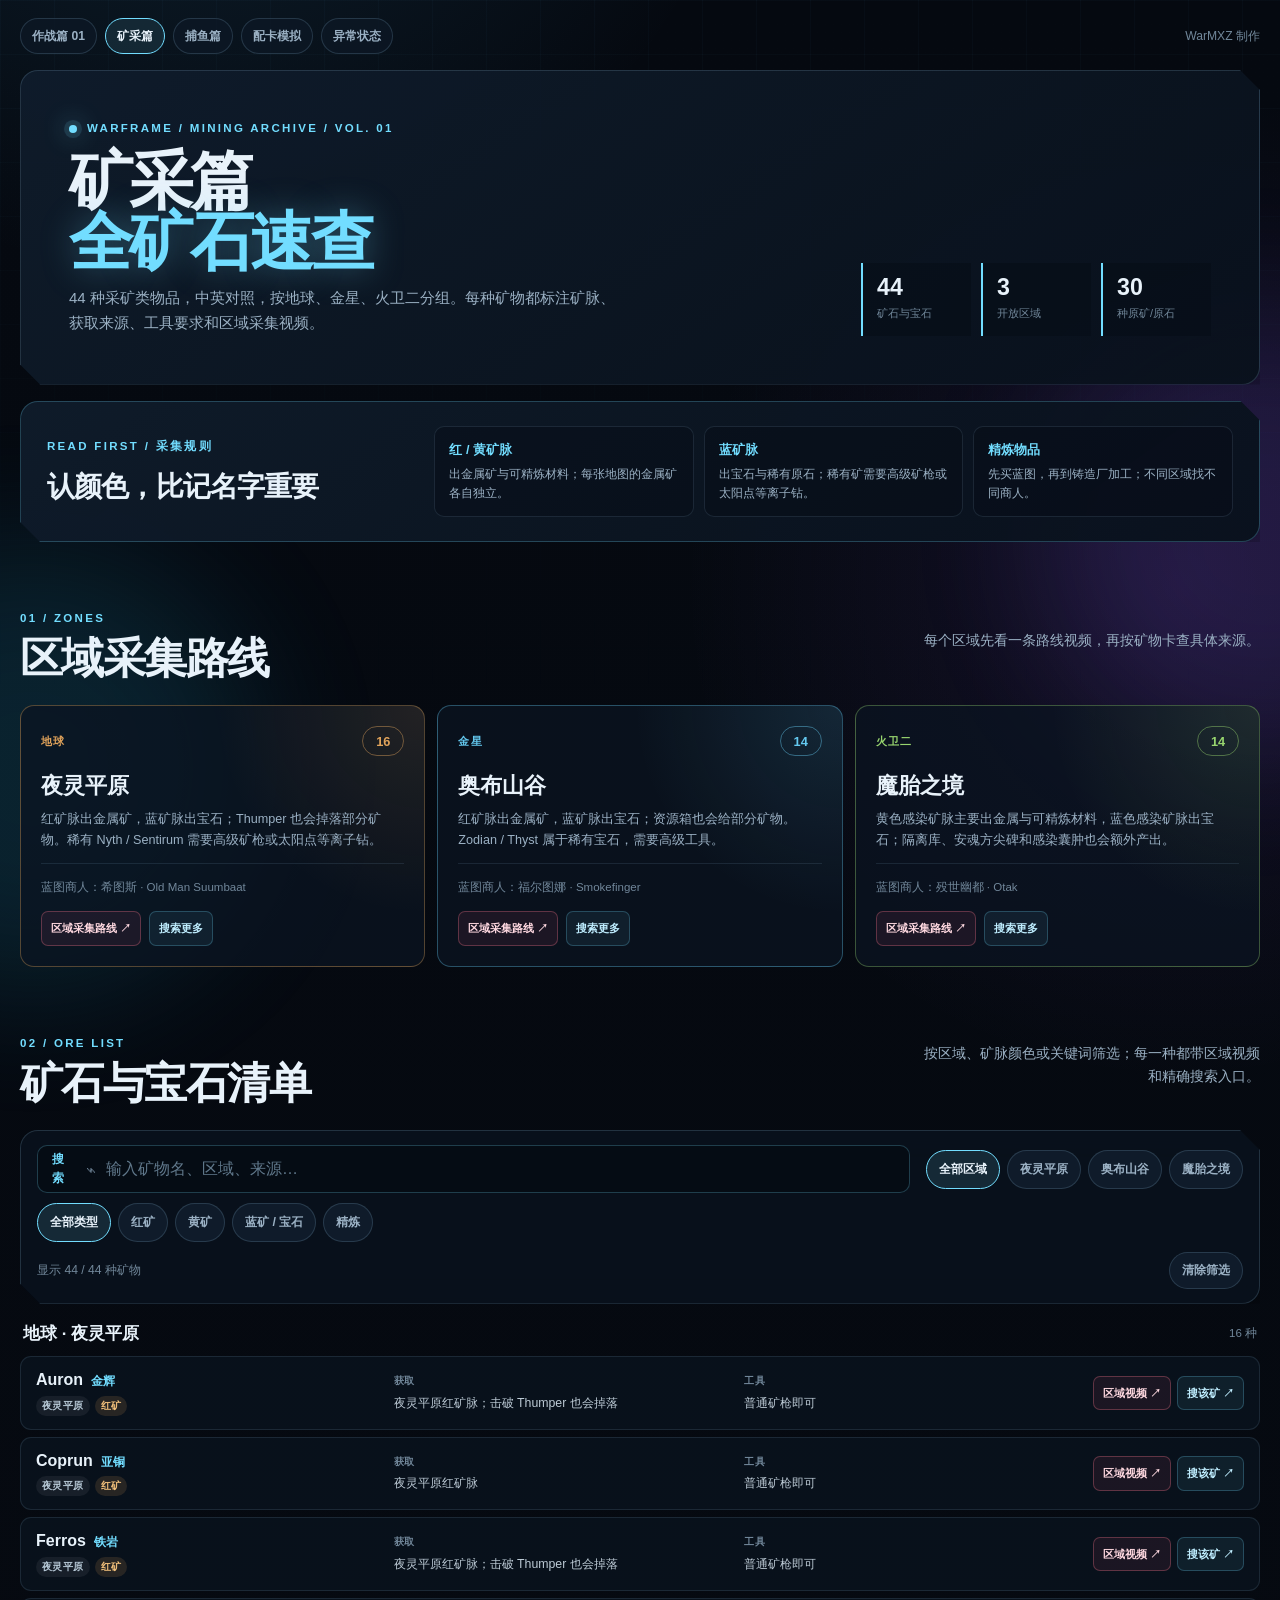
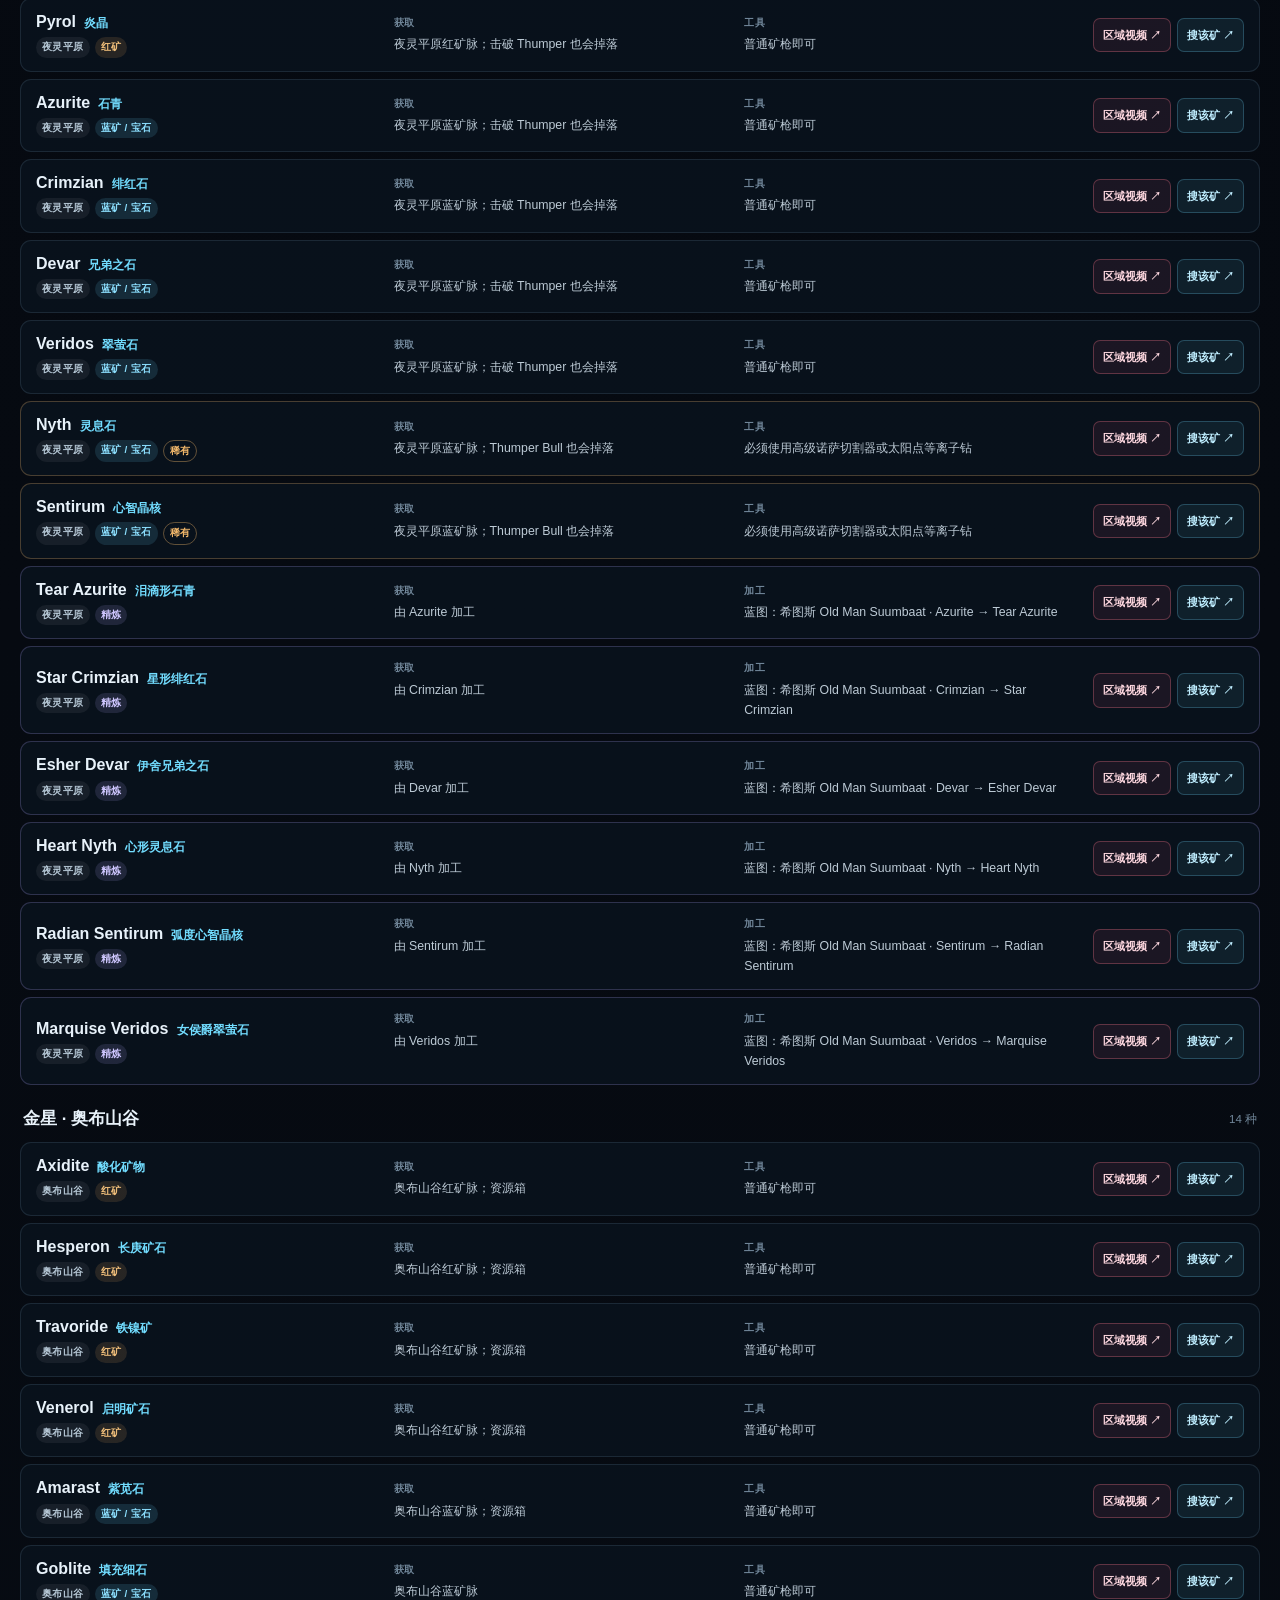
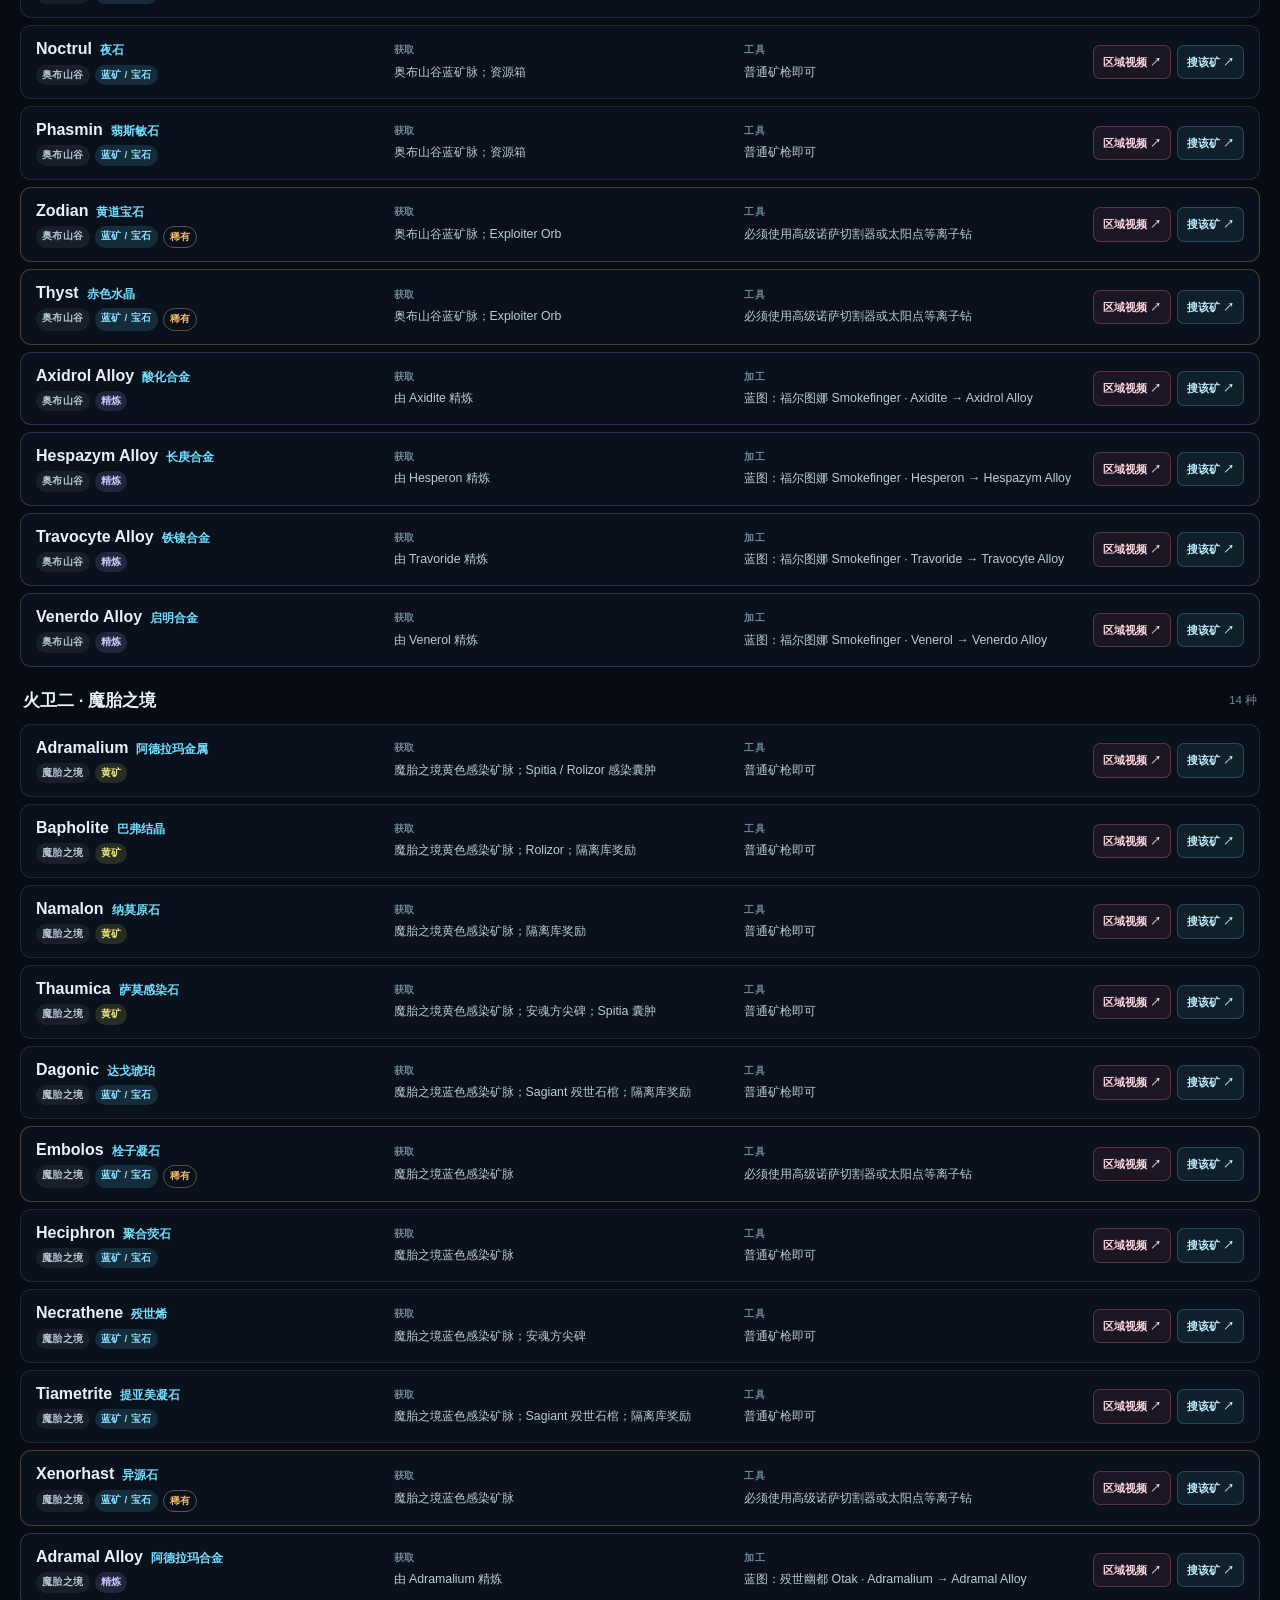
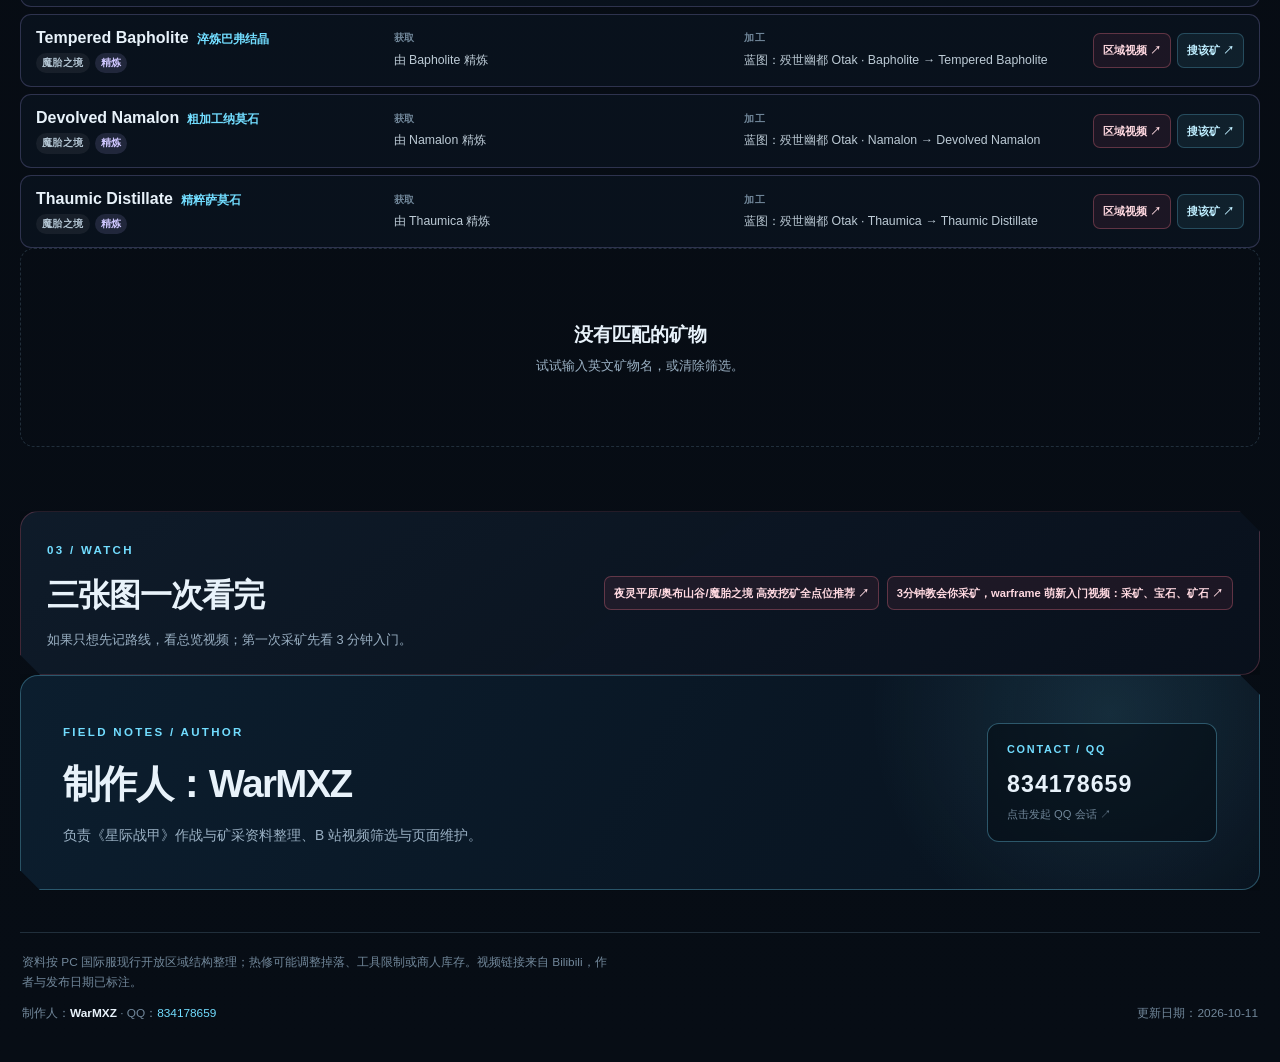
<file: ores.html>
<!doctype html>
<html lang="zh-CN">
<head>
  <meta charset="utf-8">
  <meta name="viewport" content="width=device-width, initial-scale=1">
  <meta name="theme-color" content="#07101b">
  <meta name="author" content="WarMXZ">
  <meta name="description" content="Warframe 国际服矿采篇：地球、金星、火卫二全矿石与宝石获取方式、工具要求和 Bilibili 采集视频。">
  <title>Warframe 矿采篇｜全矿石获取速查</title>
  <link rel="stylesheet" href="assets/styles.css?v=20261102b">
  <link rel="stylesheet" href="assets/ores.css?v=20261102b">
</head>
<body>
  <div class="ambient ambient--one" aria-hidden="true"></div>
  <div class="ambient ambient--two" aria-hidden="true"></div>

  <div class="app-shell">
    <nav class="top-nav" aria-label="站点导航">
      <a href="index.html">作战篇 01</a>
      <a class="is-active" href="ores.html">矿采篇</a>
      <a href="fish.html">捕鱼篇</a>
      <a href="build.html">配卡模拟</a>
      <a href="status.html">异常状态</a>
      <span>WarMXZ 制作</span>
    </nav>

    <header class="ore-hero panel-cut">
      <div>
        <div class="eyebrow"><span class="eyebrow__dot"></span>WARFRAME / MINING ARCHIVE / VOL. 01</div>
        <h1>矿采篇 <span>全矿石速查</span></h1>
        <p>44 种采矿类物品，中英对照，按地球、金星、火卫二分组。每种矿物都标注矿脉、获取来源、工具要求和区域采集视频。</p>
      </div>
      <div class="ore-hero__stats" aria-label="矿采数据概览">
        <div><strong id="oreCount">—</strong><span>矿石与宝石</span></div>
        <div><strong>3</strong><span>开放区域</span></div>
        <div><strong>30</strong><span>种原矿/原石</span></div>
      </div>
    </header>

    <section class="ore-quick panel-cut" aria-labelledby="ore-quick-title">
      <div>
        <span class="section-kicker">READ FIRST / 采集规则</span>
        <h2 id="ore-quick-title">认颜色，比记名字重要</h2>
      </div>
      <div class="ore-quick__grid">
        <div><strong>红 / 黄矿脉</strong><span>出金属矿与可精炼材料；每张地图的金属矿各自独立。</span></div>
        <div><strong>蓝矿脉</strong><span>出宝石与稀有原石；稀有矿需要高级矿枪或太阳点等离子钻。</span></div>
        <div><strong>精炼物品</strong><span>先买蓝图，再到铸造厂加工；不同区域找不同商人。</span></div>
      </div>
    </section>

    <section class="ore-zones" aria-labelledby="ore-zones-title">
      <div class="section-heading section-heading--compact">
        <div>
          <span class="section-kicker">01 / ZONES</span>
          <h2 id="ore-zones-title">区域采集路线</h2>
        </div>
        <p>每个区域先看一条路线视频，再按矿物卡查具体来源。</p>
      </div>
      <div class="ore-zone-grid" id="oreZoneGrid"></div>
    </section>

    <section class="ore-archive" aria-labelledby="ore-archive-title">
      <div class="section-heading section-heading--compact">
        <div>
          <span class="section-kicker">02 / ORE LIST</span>
          <h2 id="ore-archive-title">矿石与宝石清单</h2>
        </div>
        <p>按区域、矿脉颜色或关键词筛选；每一种都带区域视频和精确搜索入口。</p>
      </div>

      <div class="ore-toolbar panel-cut" role="search">
        <label class="search-box" for="oreSearch">
          <span class="search-box__label">搜索</span>
          <span class="search-box__icon" aria-hidden="true">⌁</span>
          <input id="oreSearch" type="search" placeholder="输入矿物名、区域、来源…" autocomplete="off">
        </label>
        <div class="ore-filter-row" id="oreRegionFilters" aria-label="按区域筛选"></div>
        <div class="ore-filter-row" id="oreTypeFilters" aria-label="按类型筛选"></div>
        <div class="ore-toolbar__foot">
          <span id="oreResultCount" aria-live="polite"></span>
          <button class="ghost-button" id="resetOreFilters" type="button">清除筛选</button>
        </div>
      </div>

      <div class="ore-list" id="oreList"></div>
      <div class="empty-state" id="oreEmptyState" hidden>
        <strong>没有匹配的矿物</strong>
        <span>试试输入英文矿物名，或清除筛选。</span>
      </div>
    </section>

    <section class="ore-video-strip panel-cut" aria-labelledby="ore-video-title">
      <div>
        <span class="section-kicker">03 / WATCH</span>
        <h2 id="ore-video-title">三张图一次看完</h2>
        <p>如果只想先记路线，看总览视频；第一次采矿先看 3 分钟入门。</p>
      </div>
      <div class="ore-video-strip__links" id="oreVideoLinks"></div>
    </section>

    <section class="credits-section panel-cut" aria-labelledby="credits-title">
      <div class="credits-section__body">
        <span class="section-kicker">FIELD NOTES / AUTHOR</span>
        <h2 id="credits-title">制作人：WarMXZ</h2>
        <p>负责《星际战甲》作战与矿采资料整理、B 站视频筛选与页面维护。</p>
      </div>
      <a class="qq-contact" href="https://wpa.qq.com/msgrd?v=3&amp;uin=834178659&amp;site=qq&amp;menu=yes" target="_blank" rel="noopener noreferrer" aria-label="通过 QQ 联系制作人 WarMXZ，QQ 号 834178659">
        <span class="qq-contact__label">CONTACT / QQ</span>
        <strong>834178659</strong>
        <small>点击发起 QQ 会话 ↗</small>
      </a>
    </section>

    <footer class="site-footer">
      <p>资料按 PC 国际服现行开放区域结构整理；热修可能调整掉落、工具限制或商人库存。视频链接来自 Bilibili，作者与发布日期已标注。</p>
      <p>制作人：<strong>WarMXZ</strong> · QQ：<a href="https://wpa.qq.com/msgrd?v=3&amp;uin=834178659&amp;site=qq&amp;menu=yes" target="_blank" rel="noopener noreferrer">834178659</a></p>
      <p>更新日期：<time datetime="2026-10-11">2026-10-11</time></p>
    </footer>
  </div>

  <script src="data/ores.js"></script>
  <script src="assets/ores.js"></script>
</body>
</html>
</file>
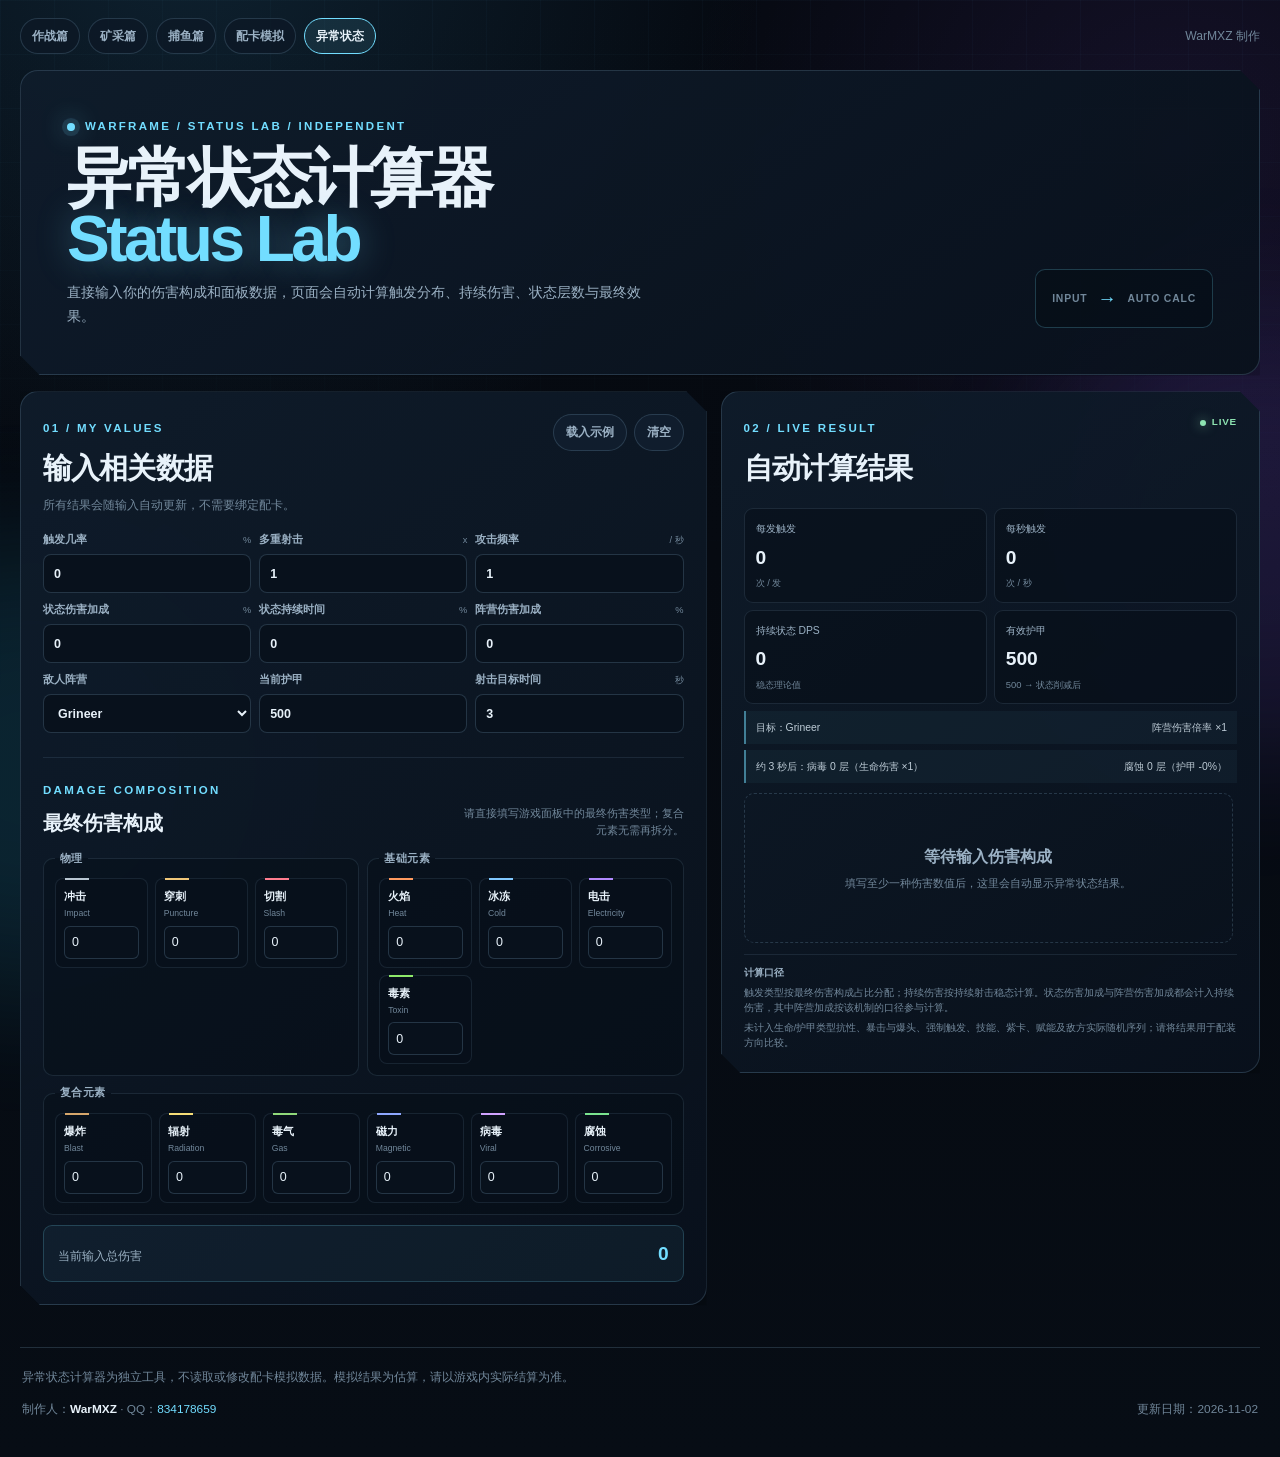
<file: status.html>
<!doctype html>
<html lang="zh-CN">
<head>
  <meta charset="utf-8">
  <meta name="viewport" content="width=device-width, initial-scale=1">
  <meta name="theme-color" content="#07101b">
  <meta name="author" content="WarMXZ">
  <meta name="description" content="Warframe 异常状态独立计算器：输入伤害构成、触发几率、多重射击、射速和敌人参数，自动计算异常占比、持续伤害、病毒与腐蚀层数。">
  <title>Warframe 异常状态计算器｜Status Lab</title>
  <link rel="stylesheet" href="assets/styles.css?v=20261102b">
  <link rel="stylesheet" href="assets/status.css?v=20261102b">
</head>
<body>
  <div class="ambient ambient--one" aria-hidden="true"></div>
  <div class="ambient ambient--two" aria-hidden="true"></div>

  <div class="app-shell">
    <nav class="top-nav" aria-label="站点导航">
      <a href="index.html">作战篇</a>
      <a href="ores.html">矿采篇</a>
      <a href="fish.html">捕鱼篇</a>
      <a href="build.html">配卡模拟</a>
      <a class="is-active" href="status.html">异常状态</a>
      <span>WarMXZ 制作</span>
    </nav>

    <header class="status-hero panel-cut">
      <div>
        <div class="eyebrow"><span class="eyebrow__dot"></span>WARFRAME / STATUS LAB / INDEPENDENT</div>
        <h1>异常状态计算器 <span>Status Lab</span></h1>
        <p>直接输入你的伤害构成和面板数据，页面会自动计算触发分布、持续伤害、状态层数与最终效果。</p>
      </div>
      <div class="status-hero__marker">
        <span>INPUT</span>
        <strong>→</strong>
        <span>AUTO CALC</span>
      </div>
    </header>

    <main class="status-layout">
      <section class="status-input-panel panel-cut" aria-labelledby="status-input-title">
        <div class="status-section-head">
          <div>
            <span class="section-kicker">01 / MY VALUES</span>
            <h2 id="status-input-title">输入相关数据</h2>
            <p>所有结果会随输入自动更新，不需要绑定配卡。</p>
          </div>
          <div class="status-actions">
            <button class="ghost-button" id="statusSample" type="button">载入示例</button>
            <button class="ghost-button" id="statusReset" type="button">清空</button>
          </div>
        </div>

        <div class="status-control-grid">
          <label>
            <span>触发几率 <small>%</small></span>
            <input id="statusChance" type="number" min="0" max="10000" step="0.1" value="0">
          </label>
          <label>
            <span>多重射击 <small>x</small></span>
            <input id="statusMultishot" type="number" min="0" max="100" step="0.01" value="1">
          </label>
          <label>
            <span>攻击频率 <small>/ 秒</small></span>
            <input id="statusRate" type="number" min="0" max="1000" step="0.01" value="1">
          </label>
          <label>
            <span>状态伤害加成 <small>%</small></span>
            <input id="statusDamageBonus" type="number" min="-100" max="10000" step="0.1" value="0">
          </label>
          <label>
            <span>状态持续时间 <small>%</small></span>
            <input id="statusDurationBonus" type="number" min="-100" max="10000" step="0.1" value="0">
          </label>
          <label>
            <span>阵营伤害加成 <small>%</small></span>
            <input id="statusFactionBonus" type="number" min="-100" max="10000" step="0.1" value="0">
          </label>
          <label>
            <span>敌人阵营</span>
            <select id="statusFaction">
              <option value="Grineer">Grineer</option>
              <option value="Corpus">Corpus</option>
              <option value="Infested">Infested</option>
              <option value="Orokin">Orokin</option>
              <option value="其他">其他 / 无阵营加成</option>
            </select>
          </label>
          <label>
            <span>当前护甲</span>
            <input id="statusArmor" type="number" min="0" max="100000" step="10" value="500">
          </label>
          <label>
            <span>射击目标时间 <small>秒</small></span>
            <input id="statusWindow" type="number" min="0.5" max="60" step="0.5" value="3">
          </label>
        </div>

        <div class="damage-heading">
          <div>
            <span class="section-kicker">DAMAGE COMPOSITION</span>
            <h3>最终伤害构成</h3>
          </div>
          <p>请直接填写游戏面板中的最终伤害类型；复合元素无需再拆分。</p>
        </div>

        <div class="damage-groups">
          <fieldset>
            <legend>物理</legend>
            <div class="damage-fields">
              <label class="damage-field" data-type="impact">
                <span>冲击 <small>Impact</small></span>
                <input id="damage-impact" type="number" min="0" step="0.1" value="0">
              </label>
              <label class="damage-field" data-type="puncture">
                <span>穿刺 <small>Puncture</small></span>
                <input id="damage-puncture" type="number" min="0" step="0.1" value="0">
              </label>
              <label class="damage-field" data-type="slash">
                <span>切割 <small>Slash</small></span>
                <input id="damage-slash" type="number" min="0" step="0.1" value="0">
              </label>
            </div>
          </fieldset>

          <fieldset>
            <legend>基础元素</legend>
            <div class="damage-fields">
              <label class="damage-field" data-type="heat">
                <span>火焰 <small>Heat</small></span>
                <input id="damage-heat" type="number" min="0" step="0.1" value="0">
              </label>
              <label class="damage-field" data-type="cold">
                <span>冰冻 <small>Cold</small></span>
                <input id="damage-cold" type="number" min="0" step="0.1" value="0">
              </label>
              <label class="damage-field" data-type="electricity">
                <span>电击 <small>Electricity</small></span>
                <input id="damage-electricity" type="number" min="0" step="0.1" value="0">
              </label>
              <label class="damage-field" data-type="toxin">
                <span>毒素 <small>Toxin</small></span>
                <input id="damage-toxin" type="number" min="0" step="0.1" value="0">
              </label>
            </div>
          </fieldset>

          <fieldset class="damage-group--wide">
            <legend>复合元素</legend>
            <div class="damage-fields damage-fields--six">
              <label class="damage-field" data-type="blast">
                <span>爆炸 <small>Blast</small></span>
                <input id="damage-blast" type="number" min="0" step="0.1" value="0">
              </label>
              <label class="damage-field" data-type="radiation">
                <span>辐射 <small>Radiation</small></span>
                <input id="damage-radiation" type="number" min="0" step="0.1" value="0">
              </label>
              <label class="damage-field" data-type="gas">
                <span>毒气 <small>Gas</small></span>
                <input id="damage-gas" type="number" min="0" step="0.1" value="0">
              </label>
              <label class="damage-field" data-type="magnetic">
                <span>磁力 <small>Magnetic</small></span>
                <input id="damage-magnetic" type="number" min="0" step="0.1" value="0">
              </label>
              <label class="damage-field" data-type="viral">
                <span>病毒 <small>Viral</small></span>
                <input id="damage-viral" type="number" min="0" step="0.1" value="0">
              </label>
              <label class="damage-field" data-type="corrosive">
                <span>腐蚀 <small>Corrosive</small></span>
                <input id="damage-corrosive" type="number" min="0" step="0.1" value="0">
              </label>
            </div>
          </fieldset>
        </div>

        <div class="damage-total">
          <span>当前输入总伤害</span>
          <strong id="statusTotalDamage">0</strong>
        </div>
      </section>

      <aside class="status-result-panel panel-cut" aria-labelledby="status-result-title">
        <div class="status-section-head">
          <div>
            <span class="section-kicker">02 / LIVE RESULT</span>
            <h2 id="status-result-title">自动计算结果</h2>
          </div>
          <span class="status-live"><i></i>LIVE</span>
        </div>

        <div class="status-summary" id="statusSummary"></div>
        <div class="status-target" id="statusTarget"></div>
        <div class="status-cards" id="statusCards"></div>

        <div class="status-method">
          <strong>计算口径</strong>
          <p>触发类型按最终伤害构成占比分配；持续伤害按持续射击稳态计算。状态伤害加成与阵营伤害加成都会计入持续伤害，其中阵营加成按该机制的口径参与计算。</p>
          <p>未计入生命/护甲类型抗性、暴击与爆头、强制触发、技能、紫卡、赋能及敌方实际随机序列；请将结果用于配装方向比较。</p>
        </div>
      </aside>
    </main>

    <footer class="site-footer">
      <p>异常状态计算器为独立工具，不读取或修改配卡模拟数据。模拟结果为估算，请以游戏内实际结算为准。</p>
      <p>制作人：<strong>WarMXZ</strong> · QQ：<a href="https://wpa.qq.com/msgrd?v=3&amp;uin=834178659&amp;site=qq&amp;menu=yes" target="_blank" rel="noopener noreferrer">834178659</a></p>
      <p>更新日期：<time datetime="2026-11-02">2026-11-02</time></p>
    </footer>
  </div>

  <script src="assets/status.js?v=20261102b"></script>
</body>
</html>
</file>
<file: assets/styles.css>
:root {
  color-scheme: dark;
  --bg: #060a11;
  --bg-2: #09111c;
  --panel: rgba(13, 23, 36, 0.88);
  --panel-strong: #101c2b;
  --panel-soft: rgba(20, 34, 52, 0.68);
  --line: rgba(139, 183, 214, 0.2);
  --line-strong: rgba(126, 220, 255, 0.5);
  --text: #e8f2fa;
  --muted: #9bb1c4;
  --dim: #71879a;
  --cyan: #72ddff;
  --cyan-strong: #30c6f2;
  --amber: #f2b86b;
  --orange: #ff8f52;
  --red: #ff667d;
  --green: #8de3b1;
  --violet: #b4a8ff;
  --grineer: #e9b45d;
  --corpus: #5ec9ef;
  --infested: #91d16f;
  --sentient: #b8a7ff;
  --corrupted: #f184a5;
  --radius: 18px;
  --shadow: 0 24px 70px rgba(0, 0, 0, 0.38);
  --font-display: "Bahnschrift", "Segoe UI Variable Display", "Segoe UI", "Noto Sans SC", sans-serif;
  --font-body: "Segoe UI Variable Text", "Segoe UI", "Noto Sans SC", "Microsoft YaHei UI", sans-serif;
}

* {
  box-sizing: border-box;
}

html {
  scroll-behavior: smooth;
}

body {
  min-width: 320px;
  margin: 0;
  background:
    radial-gradient(circle at 15% -5%, rgba(66, 173, 229, 0.15), transparent 36rem),
    radial-gradient(circle at 92% 10%, rgba(162, 86, 255, 0.1), transparent 31rem),
    linear-gradient(180deg, #050910 0%, var(--bg) 38%, #070d15 100%);
  color: var(--text);
  font-family: var(--font-body);
  line-height: 1.65;
  overflow-x: hidden;
}

body::before {
  position: fixed;
  inset: 0;
  z-index: -1;
  background-image:
    linear-gradient(rgba(116, 211, 255, 0.035) 1px, transparent 1px),
    linear-gradient(90deg, rgba(116, 211, 255, 0.035) 1px, transparent 1px);
  background-size: 54px 54px;
  mask-image: linear-gradient(to bottom, rgba(0, 0, 0, 0.78), transparent 82%);
  content: "";
  pointer-events: none;
}

a {
  color: inherit;
}

button,
input {
  font: inherit;
}

button {
  cursor: pointer;
}

.ambient {
  position: fixed;
  z-index: -1;
  width: 28rem;
  height: 28rem;
  border-radius: 50%;
  filter: blur(70px);
  opacity: 0.14;
  pointer-events: none;
}

.ambient--one {
  top: 34rem;
  left: -12rem;
  background: #25bce9;
}

.ambient--two {
  right: -13rem;
  bottom: 9rem;
  background: #8c5dff;
}

.app-shell {
  width: min(1240px, calc(100% - 36px));
  margin: 0 auto;
  padding: 18px 0 38px;
}

.top-nav {
  display: flex;
  align-items: center;
  flex-wrap: wrap;
  gap: 8px;
  margin: 0 0 14px;
  color: var(--dim);
  font-size: 0.76rem;
}

.top-nav a {
  padding: 7px 11px;
  border: 1px solid var(--line);
  border-radius: 999px;
  background: rgba(13, 24, 38, 0.72);
  color: var(--muted);
  font-weight: 800;
  text-decoration: none;
}

.top-nav a:hover,
.top-nav a.is-active {
  border-color: var(--cyan);
  background: rgba(114, 221, 255, 0.1);
  color: var(--text);
}

.top-nav span {
  margin-left: auto;
  color: var(--dim);
}

.panel-cut {
  border: 1px solid var(--line);
  border-radius: var(--radius);
  background: linear-gradient(145deg, rgba(15, 28, 43, 0.96), rgba(9, 17, 28, 0.95));
  box-shadow: var(--shadow);
  clip-path: polygon(0 0, calc(100% - 20px) 0, 100% 20px, 100% 100%, 20px 100%, 0 calc(100% - 20px));
}

.hero {
  position: relative;
  min-height: 430px;
  overflow: hidden;
  isolation: isolate;
}

.hero::after {
  position: absolute;
  right: -11%;
  bottom: -38%;
  z-index: -1;
  width: 52%;
  aspect-ratio: 1;
  border: 1px solid rgba(114, 221, 255, 0.22);
  border-radius: 50%;
  box-shadow: 0 0 0 38px rgba(114, 221, 255, 0.025), 0 0 0 80px rgba(114, 221, 255, 0.02);
  content: "";
}

.hero__grid {
  position: absolute;
  inset: 0;
  z-index: -1;
  background:
    linear-gradient(90deg, rgba(114, 221, 255, 0.055) 1px, transparent 1px),
    linear-gradient(rgba(114, 221, 255, 0.045) 1px, transparent 1px);
  background-size: 44px 44px;
  mask-image: linear-gradient(90deg, #000 0%, transparent 78%);
  opacity: 0.72;
}

.hero__content {
  position: relative;
  z-index: 2;
  width: min(780px, 78%);
  padding: clamp(35px, 6vw, 72px);
}

.eyebrow,
.section-kicker,
.scope-strip__label {
  color: var(--cyan);
  font-family: var(--font-display);
  font-size: 0.72rem;
  font-weight: 800;
  letter-spacing: 0.2em;
  text-transform: uppercase;
}

.eyebrow {
  display: flex;
  align-items: center;
  gap: 10px;
}

.eyebrow__dot {
  width: 8px;
  height: 8px;
  border-radius: 50%;
  background: var(--cyan);
  box-shadow: 0 0 0 5px rgba(114, 221, 255, 0.12), 0 0 24px var(--cyan);
}

h1,
h2,
h3,
p {
  margin-top: 0;
}

h1 {
  max-width: 20ch;
  margin: 16px 0 14px;
  font-family: var(--font-display);
  font-size: clamp(2.45rem, 6vw, 5.1rem);
  font-weight: 800;
  letter-spacing: -0.055em;
  line-height: 0.96;
}

h1 span {
  display: block;
  color: var(--cyan);
  text-shadow: 0 0 34px rgba(114, 221, 255, 0.35);
}

.hero__lede {
  max-width: 660px;
  margin-bottom: 20px;
  color: #b8c9d7;
  font-size: clamp(0.95rem, 1.5vw, 1.07rem);
}

.hero__lede strong {
  color: var(--text);
}

.hero__meta {
  display: flex;
  flex-wrap: wrap;
  gap: 8px;
}

.hero__meta span {
  padding: 7px 10px;
  border: 1px solid rgba(114, 221, 255, 0.18);
  border-radius: 999px;
  background: rgba(114, 221, 255, 0.055);
  color: #afc6d6;
  font-size: 0.79rem;
}

.hero__stats {
  display: grid;
  grid-template-columns: repeat(3, minmax(0, 1fr));
  gap: 10px;
  max-width: 560px;
  margin-top: 28px;
}

.hero__stats > div {
  padding: 14px 15px;
  border-left: 2px solid var(--cyan);
  background: rgba(4, 10, 18, 0.45);
}

.hero__stats strong,
.hero__stats span {
  display: block;
}

.hero__stats strong {
  color: var(--text);
  font-family: var(--font-display);
  font-size: 1.55rem;
  line-height: 1;
}

.hero__stats span {
  margin-top: 6px;
  color: var(--dim);
  font-size: 0.72rem;
}

.hero__sigil {
  position: absolute;
  right: clamp(-40px, 4vw, 62px);
  bottom: 34px;
  display: grid;
  place-items: center;
  width: clamp(150px, 18vw, 236px);
  aspect-ratio: 1;
  opacity: 0.72;
}

.sigil-ring {
  position: absolute;
  border: 1px solid rgba(114, 221, 255, 0.42);
  border-radius: 50%;
}

.sigil-ring::before,
.sigil-ring::after {
  position: absolute;
  inset: 50% auto auto 50%;
  width: 116%;
  height: 1px;
  background: rgba(114, 221, 255, 0.25);
  content: "";
  transform: translate(-50%, -50%) rotate(38deg);
}

.sigil-ring::after {
  transform: translate(-50%, -50%) rotate(-38deg);
}

.sigil-ring--outer {
  inset: 0;
  border-style: dashed;
  animation: rotate 32s linear infinite;
}

.sigil-ring--inner {
  inset: 18%;
  border-color: rgba(242, 184, 107, 0.58);
  animation: rotate 21s linear infinite reverse;
}

.sigil-core {
  display: grid;
  place-items: center;
  width: 44%;
  aspect-ratio: 1;
  border: 1px solid rgba(114, 221, 255, 0.45);
  border-radius: 50%;
  color: var(--cyan);
  font-family: var(--font-display);
  font-size: clamp(0.62rem, 1vw, 0.8rem);
  font-weight: 800;
  letter-spacing: 0.15em;
  text-indent: 0.15em;
}

@keyframes rotate {
  to { transform: rotate(360deg); }
}

.scope-strip {
  display: flex;
  align-items: center;
  justify-content: space-between;
  gap: 22px;
  margin-top: 18px;
  padding: 18px 22px;
  border-color: rgba(242, 184, 107, 0.25);
  background: linear-gradient(90deg, rgba(32, 24, 16, 0.68), rgba(11, 20, 31, 0.86));
}

.scope-strip p {
  max-width: 860px;
  margin: 5px 0 0;
  color: #b9c6d0;
  font-size: 0.88rem;
}

.text-link {
  flex: 0 0 auto;
  color: var(--amber);
  font-size: 0.85rem;
  font-weight: 700;
  text-decoration: none;
  white-space: nowrap;
}

.text-link:hover {
  color: #ffd59f;
}

main {
  display: grid;
  gap: 80px;
  margin-top: 78px;
}

.section-heading {
  display: flex;
  align-items: end;
  justify-content: space-between;
  gap: 34px;
  margin-bottom: 24px;
}

.section-heading > p {
  max-width: 45ch;
  margin-bottom: 3px;
  color: var(--muted);
  font-size: 0.86rem;
  text-align: right;
}

.section-heading h2 {
  margin: 6px 0 0;
  font-family: var(--font-display);
  font-size: clamp(1.75rem, 3.5vw, 2.7rem);
  letter-spacing: -0.035em;
  line-height: 1.04;
}

.section-heading--compact {
  align-items: center;
}

.damage-grid {
  display: grid;
  grid-template-columns: repeat(4, minmax(0, 1fr));
  gap: 13px;
}

.damage-card {
  position: relative;
  min-height: 210px;
  padding: 22px 20px;
  overflow: hidden;
  border: 1px solid var(--line);
  border-radius: 14px;
  background: linear-gradient(160deg, rgba(18, 33, 49, 0.92), rgba(10, 19, 30, 0.86));
}

.damage-card::after {
  position: absolute;
  right: -23px;
  bottom: -36px;
  width: 104px;
  aspect-ratio: 1;
  border: 1px solid currentColor;
  border-radius: 50%;
  opacity: 0.16;
  content: "";
}

.damage-card__kicker {
  color: var(--amber);
  font-size: 0.72rem;
  font-weight: 700;
  letter-spacing: 0.12em;
}

.damage-card h3 {
  margin: 12px 0 10px;
  font-family: var(--font-display);
  font-size: 1.45rem;
}

.damage-card p {
  margin: 0;
  color: var(--muted);
  font-size: 0.84rem;
}

.rule-banner {
  display: flex;
  align-items: flex-start;
  gap: 14px;
  margin-top: 14px;
  padding: 17px 19px;
  border: 1px solid rgba(255, 143, 82, 0.27);
  border-radius: 12px;
  background: rgba(255, 143, 82, 0.055);
}

.rule-banner__mark {
  display: grid;
  flex: 0 0 auto;
  place-items: center;
  width: 25px;
  height: 25px;
  border-radius: 50%;
  background: var(--orange);
  color: #1b0c04;
  font-family: var(--font-display);
  font-weight: 900;
}

.rule-banner p {
  margin: 0;
  color: #c9d3da;
  font-size: 0.86rem;
}

.planet-rail {
  display: grid;
  grid-template-columns: repeat(7, minmax(0, 1fr));
  gap: 8px;
}

.planet-chip {
  position: relative;
  min-height: 82px;
  padding: 14px 12px;
  border: 1px solid var(--line);
  border-radius: 12px;
  background: rgba(13, 24, 38, 0.76);
  color: var(--text);
  text-align: left;
  transition: border-color 160ms ease, background 160ms ease, transform 160ms ease;
}

.planet-chip:hover {
  border-color: var(--line-strong);
  background: rgba(22, 43, 62, 0.84);
  transform: translateY(-2px);
}

.planet-chip strong,
.planet-chip small {
  display: block;
}

.planet-chip strong {
  font-family: var(--font-display);
  font-size: 0.97rem;
}

.planet-chip small {
  margin-top: 5px;
  color: var(--dim);
  font-size: 0.69rem;
  letter-spacing: 0.08em;
}

.archive-section,
.special-section,
.coverage-section,
.route-section,
.damage-section {
  scroll-margin-top: 26px;
}

.toolbar {
  position: sticky;
  top: 12px;
  z-index: 10;
  display: grid;
  grid-template-columns: minmax(250px, 1fr) auto;
  gap: 14px 20px;
  align-items: center;
  margin-bottom: 20px;
  padding: 16px 18px;
  background: rgba(9, 17, 28, 0.92);
  backdrop-filter: blur(16px);
}

.search-box {
  position: relative;
  display: flex;
  align-items: center;
  gap: 10px;
  min-height: 48px;
  padding: 0 14px;
  border: 1px solid rgba(114, 221, 255, 0.24);
  border-radius: 10px;
  background: rgba(4, 10, 17, 0.55);
}

.search-box__label {
  color: var(--cyan);
  font-size: 0.72rem;
  font-weight: 800;
  letter-spacing: 0.12em;
}

.search-box__icon {
  color: var(--dim);
  font-size: 1.15rem;
}

.search-box input {
  width: 100%;
  min-width: 0;
  padding: 10px 0;
  border: 0;
  outline: 0;
  background: transparent;
  color: var(--text);
}

.search-box input::placeholder {
  color: #60788b;
}

.search-box:focus-within {
  border-color: var(--cyan);
  box-shadow: 0 0 0 3px rgba(114, 221, 255, 0.09);
}

.filter-row {
  display: flex;
  flex-wrap: wrap;
  gap: 7px;
  justify-content: flex-end;
}

.filter-chip,
.ghost-button {
  border: 1px solid var(--line);
  border-radius: 999px;
  background: rgba(19, 33, 49, 0.72);
  color: var(--muted);
  font-size: 0.78rem;
  font-weight: 700;
  transition: 150ms ease;
}

.filter-chip {
  padding: 8px 12px;
}

.filter-chip:hover,
.filter-chip.is-active {
  border-color: var(--cyan);
  background: rgba(114, 221, 255, 0.12);
  color: var(--text);
}

.filter-chip[data-filter="Grineer"]:hover,
.filter-chip[data-filter="Grineer"].is-active { border-color: var(--grineer); background: rgba(233, 180, 93, 0.12); }
.filter-chip[data-filter="Corpus"]:hover,
.filter-chip[data-filter="Corpus"].is-active { border-color: var(--corpus); background: rgba(94, 201, 239, 0.12); }
.filter-chip[data-filter="Infested"]:hover,
.filter-chip[data-filter="Infested"].is-active { border-color: var(--infested); background: rgba(145, 209, 111, 0.12); }
.filter-chip[data-filter="Sentient"]:hover,
.filter-chip[data-filter="Sentient"].is-active { border-color: var(--sentient); background: rgba(184, 167, 255, 0.12); }
.filter-chip[data-filter="Corrupted"]:hover,
.filter-chip[data-filter="Corrupted"].is-active { border-color: var(--corrupted); background: rgba(241, 132, 165, 0.12); }

.toolbar__foot {
  display: flex;
  grid-column: 1 / -1;
  align-items: center;
  justify-content: space-between;
  gap: 16px;
  color: var(--dim);
  font-size: 0.78rem;
}

.ghost-button {
  padding: 7px 12px;
}

.ghost-button:hover {
  border-color: var(--amber);
  color: var(--amber);
}

.boss-grid,
.special-grid {
  display: grid;
  grid-template-columns: repeat(2, minmax(0, 1fr));
  gap: 14px;
}

.boss-card {
  overflow: hidden;
  border: 1px solid var(--line);
  border-radius: 15px;
  background: linear-gradient(150deg, rgba(15, 28, 43, 0.96), rgba(9, 17, 28, 0.95));
  box-shadow: 0 12px 32px rgba(0, 0, 0, 0.16);
  transition: border-color 170ms ease, transform 170ms ease, box-shadow 170ms ease;
}

.boss-card:hover {
  border-color: rgba(126, 220, 255, 0.42);
  box-shadow: 0 18px 44px rgba(0, 0, 0, 0.26);
}

.boss-card[open] {
  border-color: rgba(114, 221, 255, 0.42);
}

.boss-card summary {
  position: relative;
  display: grid;
  grid-template-columns: minmax(0, 1fr) auto;
  gap: 16px;
  padding: 19px 20px;
  list-style: none;
  cursor: pointer;
}

.boss-card summary::-webkit-details-marker {
  display: none;
}

.boss-card summary::after {
  position: absolute;
  right: 19px;
  bottom: 0;
  left: 19px;
  height: 1px;
  background: linear-gradient(90deg, rgba(114, 221, 255, 0.28), transparent 80%);
  content: "";
  opacity: 0;
  transition: opacity 160ms ease;
}

.boss-card[open] summary::after {
  opacity: 1;
}

.boss-card__planet {
  display: flex;
  flex-wrap: wrap;
  align-items: center;
  gap: 7px;
  margin-bottom: 8px;
}

.planet-label,
.node-label,
.faction-label,
.difficulty-label {
  display: inline-flex;
  align-items: center;
  min-height: 22px;
  padding: 3px 7px;
  border-radius: 999px;
  font-size: 0.66rem;
  font-weight: 800;
  letter-spacing: 0.06em;
}

.planet-label {
  background: rgba(114, 221, 255, 0.12);
  color: var(--cyan);
}

.node-label {
  background: rgba(255, 255, 255, 0.055);
  color: #b6c8d7;
}

.faction-label {
  border: 1px solid currentColor;
  background: transparent;
}

.faction-label[data-faction="Grineer"] { color: var(--grineer); }
.faction-label[data-faction="Corpus"] { color: var(--corpus); }
.faction-label[data-faction="Infested"] { color: var(--infested); }
.faction-label[data-faction="Sentient"] { color: var(--sentient); }
.faction-label[data-faction="Corrupted"] { color: var(--corrupted); }

.difficulty-label {
  background: rgba(242, 184, 107, 0.11);
  color: var(--amber);
}

.boss-card h3 {
  margin: 0;
  font-family: var(--font-display);
  font-size: clamp(1.15rem, 2vw, 1.48rem);
  letter-spacing: -0.02em;
  line-height: 1.12;
}

.boss-card h3 small {
  display: block;
  margin-top: 5px;
  color: var(--dim);
  font-family: var(--font-body);
  font-size: 0.7rem;
  font-weight: 600;
  letter-spacing: 0.06em;
}

.card-toggle {
  display: grid;
  align-self: center;
  place-items: center;
  width: 31px;
  height: 31px;
  border: 1px solid rgba(114, 221, 255, 0.25);
  border-radius: 50%;
  color: var(--cyan);
  font-size: 1.15rem;
  transition: transform 180ms ease, background 180ms ease;
}

.boss-card[open] .card-toggle {
  background: rgba(114, 221, 255, 0.1);
  transform: rotate(45deg);
}

.boss-card__body {
  padding: 18px 20px 20px;
}

.boss-card__summary {
  margin-bottom: 16px;
  color: #c1d0db;
  font-size: 0.86rem;
}

.intel-grid {
  display: grid;
  grid-template-columns: repeat(2, minmax(0, 1fr));
  gap: 9px;
  margin-bottom: 15px;
}

.intel-block {
  padding: 12px 13px;
  border: 1px solid rgba(139, 183, 214, 0.13);
  border-radius: 10px;
  background: rgba(5, 12, 20, 0.44);
}

.intel-block--wide {
  grid-column: 1 / -1;
}

.intel-block__label {
  display: block;
  margin-bottom: 5px;
  color: var(--dim);
  font-size: 0.68rem;
  font-weight: 800;
  letter-spacing: 0.08em;
  text-transform: uppercase;
}

.intel-block__value {
  color: var(--text);
  font-size: 0.82rem;
}

.element-row {
  display: flex;
  flex-wrap: wrap;
  gap: 6px;
}

.element-pill {
  display: inline-flex;
  padding: 3px 7px;
  border: 1px solid rgba(114, 221, 255, 0.2);
  border-radius: 6px;
  background: rgba(114, 221, 255, 0.08);
  color: #b9eaff;
  font-size: 0.72rem;
  font-weight: 700;
}

.steps-title {
  margin: 18px 0 10px;
  color: var(--cyan);
  font-family: var(--font-display);
  font-size: 0.78rem;
  font-weight: 800;
  letter-spacing: 0.11em;
  text-transform: uppercase;
}

.tactics-list {
  display: grid;
  gap: 8px;
  margin: 0;
  padding: 0;
  list-style: none;
  counter-reset: tactic;
}

.tactics-list li {
  position: relative;
  padding-left: 31px;
  color: #b7c8d4;
  font-size: 0.81rem;
  counter-increment: tactic;
}

.tactics-list li::before {
  position: absolute;
  top: 0.08em;
  left: 0;
  display: grid;
  place-items: center;
  width: 20px;
  height: 20px;
  border: 1px solid rgba(114, 221, 255, 0.25);
  border-radius: 50%;
  color: var(--cyan);
  font-family: var(--font-display);
  font-size: 0.64rem;
  content: counter(tactic, decimal-leading-zero);
}

.card-note {
  margin: 16px 0 0;
  padding: 11px 13px;
  border-left: 2px solid var(--amber);
  background: rgba(242, 184, 107, 0.055);
  color: #cabda7;
  font-size: 0.78rem;
}

.video-link {
  display: flex;
  align-items: center;
  justify-content: space-between;
  gap: 15px;
  margin-top: 15px;
  padding: 12px 13px;
  border: 1px solid rgba(255, 119, 144, 0.28);
  border-radius: 10px;
  background: linear-gradient(90deg, rgba(255, 96, 124, 0.11), rgba(114, 221, 255, 0.035));
  color: #ffd9e1;
  text-decoration: none;
  transition: border-color 150ms ease, background 150ms ease, transform 150ms ease;
}

.video-link:hover {
  border-color: rgba(255, 119, 144, 0.7);
  background: linear-gradient(90deg, rgba(255, 96, 124, 0.18), rgba(114, 221, 255, 0.065));
  transform: translateY(-1px);
}

.video-link__meta {
  min-width: 0;
}

.video-link__meta strong,
.video-link__meta span {
  display: block;
}

.video-link__meta strong {
  overflow: hidden;
  font-size: 0.82rem;
  text-overflow: ellipsis;
  white-space: nowrap;
}

.video-link__meta span {
  margin-top: 3px;
  color: #b68a95;
  font-size: 0.69rem;
}

.video-link__action {
  flex: 0 0 auto;
  padding: 6px 9px;
  border-radius: 7px;
  background: #ff5d79;
  color: #1b050b;
  font-size: 0.72rem;
  font-weight: 900;
}

.empty-state {
  display: grid;
  gap: 4px;
  padding: 70px 24px;
  border: 1px dashed var(--line);
  border-radius: 14px;
  color: var(--muted);
  text-align: center;
}

.empty-state strong {
  color: var(--text);
  font-family: var(--font-display);
  font-size: 1.2rem;
}

.empty-state span {
  font-size: 0.82rem;
}

.special-grid {
  grid-template-columns: repeat(2, minmax(0, 1fr));
}

.special-grid .boss-card {
  border-color: rgba(241, 132, 165, 0.22);
}

.coverage-grid {
  display: grid;
  grid-template-columns: repeat(3, minmax(0, 1fr));
  gap: 11px;
}

.coverage-item {
  min-height: 132px;
  padding: 18px;
  border: 1px solid var(--line);
  border-radius: 13px;
  background: rgba(12, 22, 35, 0.72);
}

.coverage-item strong,
.coverage-item span {
  display: block;
}

.coverage-item strong {
  margin-bottom: 9px;
  color: var(--cyan);
  font-family: var(--font-display);
  font-size: 1rem;
}

.coverage-item span {
  color: var(--muted);
  font-size: 0.8rem;
}

.credits-section {
  display: flex;
  align-items: center;
  justify-content: space-between;
  gap: 30px;
  padding: clamp(26px, 4vw, 42px);
  border-color: rgba(114, 221, 255, 0.3);
  background:
    radial-gradient(circle at 88% 18%, rgba(114, 221, 255, 0.12), transparent 15rem),
    linear-gradient(120deg, rgba(12, 31, 48, 0.96), rgba(8, 18, 30, 0.98));
}

.credits-section__body {
  max-width: 710px;
}

.credits-section h2 {
  margin: 8px 0 9px;
  font-family: var(--font-display);
  font-size: clamp(1.55rem, 3vw, 2.4rem);
  letter-spacing: -0.04em;
}

.credits-section p {
  margin: 0;
  color: var(--muted);
  font-size: 0.86rem;
}

.qq-contact {
  display: grid;
  flex: 0 0 auto;
  min-width: 230px;
  padding: 17px 19px;
  border: 1px solid rgba(114, 221, 255, 0.34);
  border-radius: 12px;
  background: rgba(5, 13, 22, 0.62);
  color: var(--text);
  text-decoration: none;
  transition: border-color 160ms ease, background 160ms ease, transform 160ms ease;
}

.qq-contact:hover {
  border-color: var(--cyan);
  background: rgba(114, 221, 255, 0.09);
  transform: translateY(-2px);
}

.qq-contact__label {
  color: var(--cyan);
  font-family: var(--font-display);
  font-size: 0.68rem;
  font-weight: 800;
  letter-spacing: 0.16em;
}

.qq-contact strong {
  margin: 6px 0 2px;
  font-family: var(--font-display);
  font-size: 1.45rem;
  letter-spacing: 0.045em;
}

.qq-contact small {
  color: var(--dim);
  font-size: 0.7rem;
}

.future-section {
  display: flex;
  align-items: center;
  justify-content: space-between;
  gap: 30px;
  padding: clamp(26px, 4vw, 42px);
  border-color: rgba(180, 168, 255, 0.3);
  background: linear-gradient(120deg, rgba(27, 24, 55, 0.82), rgba(10, 19, 30, 0.96));
}

.future-section__body {
  max-width: 700px;
}

.future-section h2 {
  margin: 8px 0 9px;
  font-family: var(--font-display);
  font-size: clamp(1.45rem, 3vw, 2.25rem);
  letter-spacing: -0.04em;
}

.future-section p {
  margin: 0;
  color: var(--muted);
  font-size: 0.86rem;
}

.future-section__stamp {
  flex: 0 0 auto;
  color: rgba(180, 168, 255, 0.74);
  font-family: var(--font-display);
  font-size: clamp(1.45rem, 3vw, 2.25rem);
  font-weight: 900;
  line-height: 0.95;
  letter-spacing: 0.04em;
  text-align: right;
  transform: rotate(-5deg);
}

.site-footer {
  display: grid;
  grid-template-columns: minmax(0, 1fr) auto;
  align-items: start;
  gap: 12px 30px;
  margin-top: 42px;
  padding: 20px 2px 0;
  border-top: 1px solid var(--line);
  color: var(--dim);
  font-size: 0.74rem;
}

.site-footer p {
  max-width: 90ch;
  margin: 0;
}

.site-footer p:first-child {
  grid-column: 1 / -1;
}

.site-footer p:last-child {
  text-align: right;
}

.site-footer strong {
  color: var(--text);
}

.site-footer a {
  color: var(--cyan);
  text-decoration: none;
}

.site-footer a:hover {
  color: #bceeff;
}

@media (max-width: 980px) {
  .hero__content {
    width: 84%;
  }

  .hero__sigil {
    opacity: 0.4;
  }

  .damage-grid {
    grid-template-columns: repeat(2, minmax(0, 1fr));
  }

  .planet-rail {
    grid-template-columns: repeat(5, minmax(0, 1fr));
  }

  .coverage-grid {
    grid-template-columns: repeat(2, minmax(0, 1fr));
  }
}

@media (max-width: 760px) {
  .app-shell {
    width: min(100% - 24px, 680px);
    padding-top: 14px;
  }

  .hero {
    min-height: auto;
  }

  .hero__content {
    width: 100%;
    padding: 32px 24px 28px;
  }

  .hero__sigil {
    right: -38px;
    bottom: -18px;
    width: 145px;
    opacity: 0.2;
  }

  .hero__stats {
    max-width: none;
  }

  .scope-strip,
  .section-heading,
  .credits-section {
    align-items: flex-start;
    flex-direction: column;
  }

  .site-footer {
    grid-template-columns: 1fr;
  }

  .site-footer p:last-child {
    text-align: left;
  }

  .section-heading > p {
    text-align: left;
  }

  main {
    gap: 60px;
    margin-top: 58px;
  }

  .planet-rail {
    grid-template-columns: repeat(3, minmax(0, 1fr));
  }

  .toolbar {
    position: static;
    grid-template-columns: 1fr;
  }

  .filter-row {
    justify-content: flex-start;
  }

  .toolbar__foot {
    grid-column: auto;
  }

  .boss-grid,
  .special-grid {
    grid-template-columns: 1fr;
  }
}

@media (max-width: 520px) {
  .hero__meta {
    display: grid;
    grid-template-columns: 1fr 1fr;
  }

  .hero__meta span:last-child {
    grid-column: 1 / -1;
  }

  .hero__stats {
    grid-template-columns: 1fr 1fr;
  }

  .hero__stats > div:last-child {
    grid-column: 1 / -1;
  }

  .damage-grid,
  .coverage-grid,
  .planet-rail {
    grid-template-columns: 1fr 1fr;
  }

  .damage-card {
    min-height: 0;
  }

  .intel-grid {
    grid-template-columns: 1fr;
  }

  .intel-block--wide {
    grid-column: auto;
  }

  .boss-card summary,
  .boss-card__body {
    padding-right: 16px;
    padding-left: 16px;
  }

  .video-link {
    align-items: flex-start;
    flex-direction: column;
  }

  .video-link__meta strong {
    white-space: normal;
  }

  .qq-contact {
    width: 100%;
    min-width: 0;
  }

  .future-section__stamp {
    display: none;
  }
}

@media (max-width: 520px) {
  .top-nav {
    flex-wrap: nowrap;
    gap: 5px;
    overflow-x: auto;
    padding-bottom: 4px;
  }

  .top-nav a {
    flex: 0 0 auto;
    padding: 6px 9px;
    font-size: 0.68rem;
    white-space: nowrap;
  }

  .top-nav span {
    display: none;
  }
}

@media (prefers-reduced-motion: reduce) {
  html { scroll-behavior: auto; }
  *,
  *::before,
  *::after {
    animation-duration: 0.001ms !important;
    animation-iteration-count: 1 !important;
    transition-duration: 0.001ms !important;
  }
}

@media print {
  body {
    background: #fff;
    color: #111;
  }

  body::before,
  .ambient,
  .hero__sigil,
  .toolbar {
    display: none;
  }

  .app-shell {
    width: 100%;
  }

  .panel-cut,
  .boss-card,
  .damage-card,
  .coverage-item {
    box-shadow: none;
    background: #fff;
    color: #111;
    border-color: #bbb;
    clip-path: none;
  }

  .boss-card {
    break-inside: avoid;
  }
}
</file>
<file: assets/build.css>
.sim-hero {
  display: grid;
  grid-template-columns: minmax(0, 1fr) auto;
  align-items: end;
  gap: 34px;
  margin-top: 16px;
  padding: clamp(28px, 4vw, 48px);
}

.sim-hero h1 {
  margin: 13px 0 12px;
  font-size: clamp(2.2rem, 5vw, 4.2rem);
}

.sim-hero p {
  max-width: 76ch;
  margin: 0;
  color: var(--muted);
  font-size: 0.9rem;
}

.sim-hero__stats {
  display: grid;
  grid-template-columns: repeat(3, minmax(110px, 1fr));
  gap: 10px;
}

.sim-hero__stats > div {
  padding: 13px 14px;
  border-left: 2px solid var(--cyan);
  background: rgba(5, 12, 20, 0.46);
}

.sim-hero__stats strong,
.sim-hero__stats span {
  display: block;
}

.sim-hero__stats strong {
  font-family: var(--font-display);
  font-size: 1.4rem;
  line-height: 1;
}

.sim-hero__stats span {
  margin-top: 5px;
  color: var(--dim);
  font-size: 0.67rem;
}

.sim-main {
  display: grid;
  gap: 16px;
  margin-top: 18px;
}

.sim-picker {
  padding: 20px;
  border-color: rgba(114, 221, 255, 0.22);
}

.sim-section-head {
  display: flex;
  align-items: end;
  justify-content: space-between;
  gap: 20px;
  margin-bottom: 14px;
}

.sim-section-head h2 {
  margin: 5px 0 0;
  font-family: var(--font-display);
  font-size: clamp(1.3rem, 2.5vw, 1.8rem);
  letter-spacing: -0.03em;
}

.sim-section-head p {
  margin: 4px 0 0;
  color: var(--dim);
  font-size: 0.74rem;
}

.sim-category-tabs {
  display: flex;
  flex-wrap: wrap;
  gap: 7px;
  justify-content: flex-end;
}

.sim-item-list {
  display: grid;
  grid-template-columns: repeat(auto-fill, minmax(175px, 1fr));
  gap: 6px;
  max-height: 226px;
  margin-top: 12px;
  overflow-y: auto;
  padding-right: 4px;
}

.sim-item {
  min-width: 0;
  padding: 9px 10px;
  border: 1px solid rgba(139, 183, 214, 0.15);
  border-radius: 8px;
  background: rgba(8, 16, 27, 0.62);
  color: #c4d2dc;
  text-align: left;
  transition: 140ms ease;
}

.sim-item:hover,
.sim-item.is-active {
  border-color: var(--cyan);
  background: rgba(114, 221, 255, 0.1);
  color: var(--text);
}

.sim-item strong,
.sim-item small {
  display: block;
  overflow: hidden;
  text-overflow: ellipsis;
  white-space: nowrap;
}

.sim-item strong {
  font-size: 0.79rem;
}

.sim-item small {
  margin-top: 3px;
  color: var(--dim);
  font-size: 0.65rem;
}

.sim-builder {
  display: grid;
  grid-template-columns: minmax(0, 1.3fr) minmax(325px, 0.7fr);
  gap: 14px;
  align-items: start;
}

.sim-build-panel,
.sim-stats-panel,
.sim-mod-panel {
  padding: 20px;
}

.sim-stats-panel {
  position: sticky;
  top: 12px;
  grid-column: 2;
  grid-row: 1;
}

.sim-build-panel {
  grid-column: 1;
  grid-row: 1;
}

.sim-mod-panel {
  grid-column: 1;
  grid-row: 2;
}

.sim-build-head {
  display: flex;
  align-items: flex-start;
  justify-content: space-between;
  gap: 16px;
}

.sim-build-head h2 {
  margin: 4px 0;
  font-family: var(--font-display);
  font-size: 1.35rem;
}

.sim-build-head p {
  margin: 0;
  color: var(--dim);
  font-size: 0.72rem;
}

.sim-build-actions {
  display: flex;
  flex-wrap: wrap;
  justify-content: flex-end;
  gap: 6px;
}

.sim-capacity {
  margin: 17px 0;
  padding: 12px 13px;
  border: 1px solid rgba(139, 183, 214, 0.14);
  border-radius: 10px;
  background: rgba(5, 12, 20, 0.42);
}

.sim-capacity__top {
  display: flex;
  justify-content: space-between;
  margin-bottom: 8px;
  color: var(--muted);
  font-size: 0.76rem;
}

.sim-capacity__top strong {
  color: var(--text);
}

.sim-capacity__track {
  height: 8px;
  overflow: hidden;
  border-radius: 999px;
  background: rgba(255, 255, 255, 0.08);
}

.sim-capacity__track span {
  display: block;
  width: 0;
  height: 100%;
  border-radius: inherit;
  background: linear-gradient(90deg, var(--cyan-strong), var(--cyan));
  transition: width 180ms ease, background 180ms ease;
}

.sim-capacity__track.is-over span {
  background: linear-gradient(90deg, var(--red), #ff9a71);
}

.sim-capacity small {
  display: block;
  margin-top: 7px;
  color: var(--dim);
  font-size: 0.68rem;
}

.sim-slots {
  display: grid;
  grid-template-columns: repeat(auto-fill, minmax(168px, 1fr));
  gap: 8px;
}

.sim-slot {
  position: relative;
  min-height: 112px;
  padding: 11px;
  border: 1px solid rgba(139, 183, 214, 0.16);
  border-radius: 10px;
  background: rgba(10, 20, 32, 0.74);
  cursor: pointer;
  transition: 140ms ease;
}

.sim-slot:hover,
.sim-slot.is-active {
  border-color: var(--cyan);
  background: rgba(14, 31, 46, 0.85);
}

.sim-slot.is-special {
  border-color: rgba(242, 184, 107, 0.32);
}

.sim-slot__top {
  display: flex;
  align-items: flex-start;
  justify-content: space-between;
  gap: 8px;
}

.sim-slot__label {
  color: var(--dim);
  font-size: 0.62rem;
  font-weight: 800;
  letter-spacing: 0.08em;
  text-transform: uppercase;
}

.sim-slot__remove {
  width: 24px;
  height: 24px;
  border: 1px solid rgba(255, 255, 255, 0.12);
  border-radius: 6px;
  background: rgba(255, 255, 255, 0.035);
  color: var(--dim);
}

.sim-slot__remove:hover {
  border-color: var(--red);
  color: var(--red);
}

.sim-slot__name {
  display: block;
  margin: 9px 0 3px;
  overflow: hidden;
  color: var(--text);
  font-size: 0.8rem;
  font-weight: 800;
  line-height: 1.2;
  text-overflow: ellipsis;
  white-space: nowrap;
}

.sim-slot__empty {
  display: grid;
  place-items: center;
  min-height: 62px;
  color: var(--dim);
  font-size: 0.73rem;
}

.sim-slot__meta {
  display: flex;
  flex-wrap: wrap;
  align-items: center;
  gap: 5px;
  color: var(--dim);
  font-size: 0.62rem;
}

.sim-slot__rank {
  width: 100%;
  margin-top: 9px;
  accent-color: var(--cyan);
}

.sim-polarity {
  min-width: 27px;
  height: 22px;
  padding: 0 6px;
  border: 1px solid rgba(114, 221, 255, 0.25);
  border-radius: 5px;
  background: rgba(114, 221, 255, 0.07);
  color: var(--cyan);
  font-size: 0.65rem;
  font-weight: 900;
}

.sim-polarity[data-polarity="madurai"] { color: #ff8d8d; border-color: rgba(255, 141, 141, 0.36); }
.sim-polarity[data-polarity="vazarin"] { color: #8cb8ff; border-color: rgba(140, 184, 255, 0.36); }
.sim-polarity[data-polarity="naramon"] { color: #ffe28a; border-color: rgba(255, 226, 138, 0.36); }
.sim-polarity[data-polarity="zenurik"] { color: #d8a4ff; border-color: rgba(216, 164, 255, 0.36); }
.sim-polarity[data-polarity="umbra"] { color: #f0f0f0; border-color: rgba(240, 240, 240, 0.36); }

.sim-stats {
  display: grid;
  gap: 7px;
  margin-top: 14px;
}

.sim-stat-row {
  display: grid;
  grid-template-columns: minmax(0, 1fr) auto;
  gap: 12px;
  align-items: baseline;
  padding: 8px 0;
  border-bottom: 1px solid rgba(139, 183, 214, 0.1);
}

.sim-stat-row:last-child {
  border-bottom: 0;
}

.sim-stat-row span {
  color: var(--muted);
  font-size: 0.74rem;
}

.sim-stat-row strong {
  color: var(--text);
  font-family: var(--font-display);
  font-size: 0.86rem;
}

.sim-stat-row em {
  display: block;
  color: var(--green);
  font-size: 0.65rem;
  font-style: normal;
  text-align: right;
}

.sim-stat-note {
  margin-top: 14px;
  padding-top: 12px;
  border-top: 1px solid rgba(139, 183, 214, 0.12);
  color: var(--dim);
  font-size: 0.68rem;
}

.sim-mod-search {
  min-width: min(360px, 100%);
}

.sim-mod-list {
  display: grid;
  grid-template-columns: repeat(auto-fill, minmax(225px, 1fr));
  gap: 7px;
  max-height: 480px;
  overflow-y: auto;
  padding-right: 4px;
}

.sim-mod {
  padding: 10px;
  border: 1px solid rgba(139, 183, 214, 0.15);
  border-radius: 9px;
  background: rgba(8, 16, 27, 0.64);
}

.sim-mod:hover {
  border-color: rgba(114, 221, 255, 0.42);
}

.sim-mod__top {
  display: flex;
  align-items: flex-start;
  justify-content: space-between;
  gap: 8px;
}

.sim-mod__name {
  min-width: 0;
}

.sim-mod__name strong,
.sim-mod__name span {
  display: block;
}

.sim-mod__name strong {
  overflow: hidden;
  color: var(--text);
  font-size: 0.78rem;
  text-overflow: ellipsis;
  white-space: nowrap;
}

.sim-mod__name span {
  margin-top: 2px;
  color: var(--dim);
  font-size: 0.65rem;
}

.sim-mod__add {
  flex: 0 0 auto;
  padding: 5px 8px;
  border: 1px solid var(--cyan);
  border-radius: 6px;
  background: rgba(114, 221, 255, 0.09);
  color: var(--cyan);
  font-size: 0.68rem;
  font-weight: 900;
}

.sim-mod__stats {
  display: flex;
  flex-wrap: wrap;
  gap: 4px;
  margin-top: 7px;
}

.sim-mod__stats span {
  padding: 2px 5px;
  border-radius: 5px;
  background: rgba(255, 255, 255, 0.05);
  color: #bdcbd6;
  font-size: 0.62rem;
}

.sim-mod__foot {
  margin-top: 7px;
  color: var(--dim);
  font-size: 0.62rem;
}

@media (max-width: 980px) {
  .sim-hero {
    grid-template-columns: 1fr;
  }

  .sim-hero__stats {
    max-width: 520px;
  }

  .sim-builder {
    grid-template-columns: 1fr;
  }

  .sim-stats-panel,
  .sim-build-panel,
  .sim-mod-panel {
    position: static;
    grid-column: auto;
    grid-row: auto;
  }
}

@media (max-width: 760px) {
  .sim-section-head,
  .sim-build-head {
    align-items: flex-start;
    flex-direction: column;
  }

  .sim-category-tabs,
  .sim-build-actions {
    justify-content: flex-start;
  }

  .sim-slots {
    grid-template-columns: 1fr 1fr;
  }

  .sim-item-list,
  .sim-mod-list {
    grid-template-columns: 1fr;
  }
}

@media (max-width: 520px) {
  .sim-hero {
    padding: 25px 20px;
  }

  .sim-hero__stats {
    grid-template-columns: 1fr 1fr;
  }

  .sim-hero__stats > div:last-child {
    grid-column: 1 / -1;
  }

  .sim-build-panel,
  .sim-stats-panel,
  .sim-mod-panel,
  .sim-picker {
    padding: 15px;
  }

  .sim-slots {
    grid-template-columns: 1fr;
  }

}
</file>
<file: assets/ores.css>
.ore-hero {
  display: grid;
  grid-template-columns: minmax(0, 1fr) auto;
  align-items: end;
  gap: 34px;
  margin-top: 16px;
  padding: clamp(28px, 4vw, 48px);
}

.ore-hero h1 {
  margin: 13px 0 12px;
  font-size: clamp(2.2rem, 5vw, 4.2rem);
}

.ore-hero p {
  max-width: 66ch;
  margin-bottom: 0;
  color: var(--muted);
  font-size: 0.94rem;
}

.ore-hero__stats {
  display: grid;
  grid-template-columns: repeat(3, minmax(110px, 1fr));
  gap: 10px;
}

.ore-hero__stats > div {
  padding: 13px 14px;
  border-left: 2px solid var(--cyan);
  background: rgba(5, 12, 20, 0.46);
}

.ore-hero__stats strong,
.ore-hero__stats span {
  display: block;
}

.ore-hero__stats strong {
  font-family: var(--font-display);
  font-size: 1.45rem;
  line-height: 1;
}

.ore-hero__stats span {
  margin-top: 5px;
  color: var(--dim);
  font-size: 0.68rem;
}

.ore-quick {
  display: grid;
  grid-template-columns: minmax(220px, 0.72fr) minmax(0, 1.6fr);
  gap: 28px;
  align-items: center;
  margin-top: 16px;
  padding: 24px 26px;
  border-color: rgba(114, 221, 255, 0.24);
}

.ore-quick h2 {
  margin: 6px 0 0;
  font-family: var(--font-display);
  font-size: clamp(1.25rem, 2.4vw, 1.75rem);
  letter-spacing: -0.03em;
}

.ore-quick__grid {
  display: grid;
  grid-template-columns: repeat(3, minmax(0, 1fr));
  gap: 10px;
}

.ore-quick__grid > div {
  padding: 13px 14px;
  border: 1px solid rgba(139, 183, 214, 0.14);
  border-radius: 10px;
  background: rgba(5, 12, 20, 0.4);
}

.ore-quick__grid strong,
.ore-quick__grid span {
  display: block;
}

.ore-quick__grid strong {
  margin-bottom: 5px;
  color: var(--cyan);
  font-size: 0.79rem;
}

.ore-quick__grid span {
  color: var(--muted);
  font-size: 0.76rem;
  line-height: 1.55;
}

.ore-zones {
  margin-top: 62px;
  scroll-margin-top: 24px;
}

.ore-archive {
  margin-top: 62px;
  scroll-margin-top: 24px;
}

.ore-zone-grid {
  display: grid;
  grid-template-columns: repeat(3, minmax(0, 1fr));
  gap: 12px;
}

.ore-zone {
  --zone-accent: var(--cyan);
  position: relative;
  display: flex;
  flex-direction: column;
  min-height: 250px;
  padding: 20px;
  border: 1px solid color-mix(in srgb, var(--zone-accent) 35%, transparent);
  border-radius: 14px;
  background:
    radial-gradient(circle at 100% 0, color-mix(in srgb, var(--zone-accent) 12%, transparent), transparent 13rem),
    rgba(11, 21, 33, 0.76);
}

.ore-zone__top {
  display: flex;
  align-items: center;
  justify-content: space-between;
  gap: 12px;
}

.ore-zone h3 {
  margin: 12px 0 5px;
  font-family: var(--font-display);
  font-size: 1.35rem;
}

.ore-zone__planet {
  color: var(--zone-accent);
  font-size: 0.7rem;
  font-weight: 800;
  letter-spacing: 0.12em;
}

.ore-zone__count {
  display: grid;
  place-items: center;
  min-width: 42px;
  height: 30px;
  border: 1px solid color-mix(in srgb, var(--zone-accent) 44%, transparent);
  border-radius: 999px;
  color: var(--zone-accent);
  font-family: var(--font-display);
  font-size: 0.8rem;
  font-weight: 800;
}

.ore-zone p {
  color: var(--muted);
  font-size: 0.79rem;
}

.ore-zone__vendor {
  margin-top: auto;
  padding-top: 14px;
  border-top: 1px solid rgba(139, 183, 214, 0.13);
  color: var(--dim);
  font-size: 0.72rem;
}

.ore-zone__actions {
  display: flex;
  flex-wrap: wrap;
  gap: 8px;
  margin-top: 14px;
}

.ore-link {
  display: inline-flex;
  align-items: center;
  gap: 5px;
  padding: 7px 9px;
  border: 1px solid rgba(114, 221, 255, 0.24);
  border-radius: 7px;
  background: rgba(114, 221, 255, 0.07);
  color: #bfeeff;
  font-size: 0.7rem;
  font-weight: 800;
  text-decoration: none;
}

.ore-link:hover {
  border-color: var(--cyan);
  background: rgba(114, 221, 255, 0.13);
  color: #e5faff;
}

.ore-link--video {
  border-color: rgba(255, 119, 144, 0.3);
  background: rgba(255, 96, 124, 0.08);
  color: #ffd9e1;
}

.ore-link--video:hover {
  border-color: rgba(255, 119, 144, 0.7);
  background: rgba(255, 96, 124, 0.15);
}

.ore-toolbar {
  position: sticky;
  top: 12px;
  z-index: 10;
  display: grid;
  grid-template-columns: minmax(260px, 1fr) auto;
  gap: 10px 16px;
  align-items: center;
  margin-bottom: 16px;
  padding: 14px 16px;
  background: rgba(9, 17, 28, 0.94);
  backdrop-filter: blur(16px);
}

.ore-filter-row {
  display: flex;
  flex-wrap: wrap;
  gap: 7px;
}

.ore-toolbar__foot {
  display: flex;
  grid-column: 1 / -1;
  align-items: center;
  justify-content: space-between;
  gap: 16px;
  color: var(--dim);
  font-size: 0.76rem;
}

.ore-list {
  display: grid;
  gap: 20px;
}

.ore-group__header {
  display: flex;
  align-items: center;
  justify-content: space-between;
  gap: 18px;
  margin-bottom: 9px;
  padding: 0 3px;
}

.ore-group__header h3 {
  margin: 0;
  font-family: var(--font-display);
  font-size: 1.05rem;
}

.ore-group__header span {
  color: var(--dim);
  font-size: 0.72rem;
}

.ore-group__rows {
  display: grid;
  gap: 7px;
}

.ore-row {
  display: grid;
  grid-template-columns: minmax(175px, 0.75fr) minmax(0, 1.5fr) auto;
  gap: 16px;
  align-items: center;
  padding: 13px 15px;
  border: 1px solid rgba(139, 183, 214, 0.14);
  border-radius: 11px;
  background: rgba(11, 21, 33, 0.67);
  transition: border-color 150ms ease, background 150ms ease;
}

.ore-row:hover {
  border-color: rgba(114, 221, 255, 0.34);
  background: rgba(15, 29, 44, 0.78);
}

.ore-row.is-rare {
  border-color: rgba(242, 184, 107, 0.27);
}

.ore-row.is-refined {
  border-color: rgba(180, 168, 255, 0.22);
}

.ore-row__name {
  min-width: 0;
}

.ore-row__name h4 {
  display: flex;
  flex-wrap: wrap;
  align-items: baseline;
  gap: 4px 8px;
  margin: 0;
  font-family: var(--font-display);
  line-height: 1.2;
}

.ore-name-en {
  color: var(--text);
  font-size: 1rem;
  font-weight: 800;
}

.ore-name-zh {
  color: var(--cyan);
  font-size: 0.78rem;
  font-weight: 700;
}

.ore-row__badges {
  display: flex;
  flex-wrap: wrap;
  gap: 5px;
  margin-top: 6px;
}

.ore-badge {
  display: inline-flex;
  padding: 2px 6px;
  border-radius: 999px;
  font-size: 0.62rem;
  font-weight: 800;
  letter-spacing: 0.04em;
}

.ore-badge[data-type="red"] { background: rgba(224, 163, 91, 0.14); color: #f2c07b; }
.ore-badge[data-type="yellow"] { background: rgba(224, 210, 91, 0.14); color: #ece27e; }
.ore-badge[data-type="blue"] { background: rgba(100, 201, 239, 0.14); color: #8de0ff; }
.ore-badge[data-type="refined"] { background: rgba(180, 168, 255, 0.14); color: #cfc7ff; }
.ore-badge[data-type="rare"] { border: 1px solid rgba(242, 184, 107, 0.38); color: var(--amber); }
.ore-badge--zone { background: rgba(255, 255, 255, 0.06); color: #b5c7d5; }

.ore-row__data {
  display: grid;
  grid-template-columns: minmax(0, 1fr) minmax(0, 1fr);
  gap: 10px 18px;
  min-width: 0;
}

.ore-row__data p {
  margin: 0;
  color: #bdcbd6;
  font-size: 0.77rem;
}

.ore-row__data strong {
  display: block;
  margin-bottom: 3px;
  color: var(--dim);
  font-size: 0.62rem;
  letter-spacing: 0.08em;
  text-transform: uppercase;
}

.ore-row__actions {
  display: flex;
  flex-wrap: wrap;
  justify-content: flex-end;
  gap: 6px;
}

.ore-video-strip {
  display: grid;
  grid-template-columns: minmax(0, 1fr) auto;
  align-items: center;
  gap: 24px;
  margin-top: 64px;
  padding: 24px 26px;
  border-color: rgba(255, 119, 144, 0.23);
}

.ore-video-strip h2 {
  margin: 6px 0 7px;
  font-family: var(--font-display);
  font-size: clamp(1.35rem, 2.8vw, 2rem);
  letter-spacing: -0.03em;
}

.ore-video-strip p {
  margin: 0;
  color: var(--muted);
  font-size: 0.8rem;
}

.ore-video-strip__links {
  display: flex;
  flex-wrap: wrap;
  justify-content: flex-end;
  gap: 8px;
}

@media (max-width: 980px) {
  .ore-hero {
    grid-template-columns: 1fr;
  }

  .ore-hero__stats {
    max-width: 520px;
  }

  .ore-zone-grid {
    grid-template-columns: 1fr 1fr;
  }

  .ore-row {
    grid-template-columns: minmax(160px, 0.8fr) minmax(0, 1.5fr);
  }

  .ore-row__actions {
    grid-column: 1 / -1;
    justify-content: flex-start;
  }
}

@media (max-width: 760px) {
  .ore-quick,
  .ore-video-strip {
    grid-template-columns: 1fr;
  }

  .ore-quick__grid,
  .ore-zone-grid {
    grid-template-columns: 1fr;
  }

  .ore-toolbar {
    position: static;
    grid-template-columns: 1fr;
  }

  .ore-toolbar__foot {
    grid-column: auto;
  }

  .ore-row {
    grid-template-columns: 1fr;
    gap: 11px;
  }

  .ore-row__data {
    grid-template-columns: 1fr;
  }

  .ore-row__actions {
    grid-column: auto;
  }

  .ore-video-strip__links {
    justify-content: flex-start;
  }
}

@media (max-width: 520px) {
  .ore-hero {
    padding: 25px 20px;
  }

  .ore-hero__stats {
    grid-template-columns: 1fr 1fr;
  }

  .ore-hero__stats > div:last-child {
    grid-column: 1 / -1;
  }

  .ore-quick {
    padding: 20px;
  }

  .ore-row {
    padding: 12px;
  }
}
</file>
<file: assets/fish.css>
.fish-row .ore-row__data {
  grid-template-columns: minmax(150px, 0.8fr) minmax(0, 1.5fr);
}

.ore-badge[data-type="common"] {
  background: rgba(255, 255, 255, 0.07);
  color: #c1cfd9;
}

.ore-badge[data-type="uncommon"] {
  background: rgba(141, 227, 177, 0.14);
  color: var(--green);
}

.ore-badge[data-type="rare"] {
  background: rgba(100, 201, 239, 0.14);
  color: var(--corpus);
}

.ore-badge[data-type="legendary"] {
  border: 1px solid rgba(242, 184, 107, 0.4);
  background: rgba(242, 184, 107, 0.13);
  color: var(--amber);
}

.fish-badge-time {
  background: rgba(180, 168, 255, 0.13);
  color: var(--violet);
}

@media (max-width: 760px) {
  .fish-row .ore-row__data {
    grid-template-columns: 1fr;
  }
}
</file>
<file: assets/status.css>
.status-hero {
  display: grid;
  grid-template-columns: minmax(0, 1fr) auto;
  align-items: end;
  gap: 28px;
  margin-top: 16px;
  padding: clamp(28px, 4vw, 46px);
  overflow: hidden;
}

.status-hero h1 {
  margin: 12px 0 10px;
  font-size: clamp(2.2rem, 5vw, 4.1rem);
}

.status-hero p {
  max-width: 72ch;
  margin: 0;
  color: var(--muted);
  font-size: 0.9rem;
}

.status-hero__marker {
  display: grid;
  grid-template-columns: auto auto auto;
  align-items: center;
  gap: 10px;
  padding: 13px 16px;
  border: 1px solid rgba(114, 221, 255, 0.22);
  border-radius: 10px;
  background: rgba(5, 12, 20, 0.5);
  color: var(--dim);
  font-size: 0.65rem;
  font-weight: 900;
  letter-spacing: 0.08em;
}

.status-hero__marker strong {
  color: var(--cyan);
  font-family: var(--font-display);
  font-size: 1.2rem;
}

.status-layout {
  display: grid;
  grid-template-columns: minmax(0, 1.12fr) minmax(350px, 0.88fr);
  gap: 14px;
  align-items: start;
  margin-top: 16px;
}

.status-input-panel,
.status-result-panel {
  padding: 22px;
}

.status-result-panel {
  position: sticky;
  top: 12px;
}

.status-section-head {
  display: flex;
  align-items: flex-start;
  justify-content: space-between;
  gap: 16px;
  margin-bottom: 16px;
}

.status-section-head h2 {
  margin: 4px 0 0;
  font-family: var(--font-display);
  font-size: clamp(1.3rem, 2.5vw, 1.8rem);
  letter-spacing: -0.03em;
}

.status-section-head p {
  margin: 4px 0 0;
  color: var(--dim);
  font-size: 0.72rem;
}

.status-actions {
  display: flex;
  flex-wrap: wrap;
  gap: 7px;
}

.status-control-grid {
  display: grid;
  grid-template-columns: repeat(3, minmax(0, 1fr));
  gap: 8px;
}

.status-control-grid label {
  display: grid;
  min-width: 0;
  gap: 5px;
  color: var(--muted);
  font-size: 0.68rem;
  font-weight: 800;
}

.status-control-grid label > span {
  display: flex;
  align-items: baseline;
  justify-content: space-between;
  gap: 8px;
}

.status-control-grid small {
  color: var(--dim);
  font-size: 0.58rem;
  font-weight: 500;
}

.status-control-grid input,
.status-control-grid select,
.damage-field input {
  width: 100%;
  min-width: 0;
  height: 39px;
  padding: 0 10px;
  border: 1px solid rgba(139, 183, 214, 0.22);
  border-radius: 8px;
  outline: 0;
  background: #08111c;
  color: var(--text);
  font: inherit;
  font-size: 0.78rem;
  transition: border-color 140ms ease, background 140ms ease;
}

.status-control-grid input:focus,
.status-control-grid select:focus,
.damage-field input:focus {
  border-color: var(--cyan);
  background: rgba(10, 24, 38, 0.9);
}

.damage-heading {
  display: flex;
  align-items: end;
  justify-content: space-between;
  gap: 18px;
  margin: 24px 0 10px;
  padding-top: 18px;
  border-top: 1px solid rgba(139, 183, 214, 0.12);
}

.damage-heading h3 {
  margin: 4px 0 0;
  font-family: var(--font-display);
  font-size: 1.25rem;
}

.damage-heading p {
  max-width: 38ch;
  margin: 0;
  color: var(--dim);
  font-size: 0.66rem;
  text-align: right;
}

.damage-groups {
  display: grid;
  grid-template-columns: 1fr 1fr;
  gap: 8px;
}

.damage-groups fieldset {
  min-width: 0;
  margin: 0;
  padding: 11px;
  border: 1px solid rgba(139, 183, 214, 0.14);
  border-radius: 10px;
  background: rgba(5, 12, 20, 0.36);
}

.damage-groups legend {
  padding: 0 5px;
  color: var(--muted);
  font-size: 0.66rem;
  font-weight: 900;
  letter-spacing: 0.04em;
}

.damage-group--wide {
  grid-column: 1 / -1;
}

.damage-fields {
  display: grid;
  grid-template-columns: repeat(3, minmax(0, 1fr));
  gap: 7px;
}

.damage-fields--six {
  grid-template-columns: repeat(6, minmax(0, 1fr));
}

.damage-field {
  position: relative;
  display: grid;
  gap: 5px;
  min-width: 0;
  padding: 8px;
  border: 1px solid rgba(139, 183, 214, 0.12);
  border-radius: 8px;
  background: rgba(8, 16, 27, 0.64);
}

.damage-field::before {
  position: absolute;
  top: -1px;
  left: 9px;
  width: 24px;
  height: 2px;
  background: var(--type-color, var(--cyan));
  content: "";
}

.damage-field span,
.damage-field small {
  display: block;
  overflow: hidden;
  text-overflow: ellipsis;
  white-space: nowrap;
}

.damage-field span {
  color: var(--text);
  font-size: 0.7rem;
  font-weight: 800;
}

.damage-field small {
  margin-top: 1px;
  color: var(--dim);
  font-size: 0.54rem;
  font-weight: 500;
}

.damage-field input {
  height: 33px;
  padding: 0 7px;
  border-radius: 6px;
  font-family: var(--font-display);
}

.damage-field[data-type="impact"] { --type-color: #b9c7d2; }
.damage-field[data-type="puncture"] { --type-color: #f0c779; }
.damage-field[data-type="slash"] { --type-color: #ff7d8f; }
.damage-field[data-type="heat"] { --type-color: #ff9a5f; }
.damage-field[data-type="cold"] { --type-color: #81c8ff; }
.damage-field[data-type="electricity"] { --type-color: #b18aff; }
.damage-field[data-type="toxin"] { --type-color: #8ee96a; }
.damage-field[data-type="blast"] { --type-color: #d6a66b; }
.damage-field[data-type="radiation"] { --type-color: #f5dd77; }
.damage-field[data-type="gas"] { --type-color: #90d97a; }
.damage-field[data-type="magnetic"] { --type-color: #8ea7ff; }
.damage-field[data-type="viral"] { --type-color: #d0a2ff; }
.damage-field[data-type="corrosive"] { --type-color: #7ae48f; }

.damage-total {
  display: flex;
  align-items: baseline;
  justify-content: space-between;
  gap: 16px;
  margin-top: 10px;
  padding: 12px 14px;
  border: 1px solid rgba(114, 221, 255, 0.2);
  border-radius: 9px;
  background: rgba(114, 221, 255, 0.055);
  color: var(--muted);
  font-size: 0.72rem;
}

.damage-total strong {
  color: var(--cyan);
  font-family: var(--font-display);
  font-size: 1.2rem;
}

.status-live {
  display: inline-flex;
  align-items: center;
  gap: 6px;
  color: var(--green);
  font-size: 0.62rem;
  font-weight: 900;
  letter-spacing: 0.08em;
}

.status-live i {
  width: 6px;
  height: 6px;
  border-radius: 50%;
  background: var(--green);
  box-shadow: 0 0 12px rgba(141, 227, 177, 0.7);
}

.status-summary {
  display: grid;
  grid-template-columns: 1fr 1fr;
  gap: 7px;
}

.status-metric {
  padding: 11px;
  border: 1px solid rgba(139, 183, 214, 0.14);
  border-radius: 9px;
  background: rgba(5, 12, 20, 0.45);
}

.status-metric span,
.status-metric strong,
.status-metric small {
  display: block;
}

.status-metric span {
  color: var(--muted);
  font-size: 0.65rem;
}

.status-metric strong {
  margin: 4px 0 2px;
  color: var(--text);
  font-family: var(--font-display);
  font-size: 1.2rem;
}

.status-metric small {
  color: var(--dim);
  font-size: 0.59rem;
}

.status-target {
  display: grid;
  gap: 6px;
  margin-top: 7px;
}

.status-target div {
  display: flex;
  flex-wrap: wrap;
  justify-content: space-between;
  gap: 5px 12px;
  padding: 8px 10px;
  border-left: 2px solid rgba(114, 221, 255, 0.5);
  background: rgba(114, 221, 255, 0.045);
  color: #bdcbd6;
  font-size: 0.65rem;
}

.status-cards {
  display: grid;
  gap: 7px;
  max-height: 660px;
  margin-top: 10px;
  overflow-y: auto;
  padding-right: 4px;
}

.status-card {
  padding: 11px;
  border: 1px solid rgba(139, 183, 214, 0.14);
  border-radius: 9px;
  background: rgba(8, 16, 27, 0.64);
}

.status-card__head {
  display: flex;
  align-items: flex-start;
  justify-content: space-between;
  gap: 10px;
}

.status-card__head strong,
.status-card__head small {
  display: block;
}

.status-card__head strong {
  color: var(--text);
  font-size: 0.82rem;
}

.status-card__head small {
  margin-top: 2px;
  color: var(--dim);
  font-size: 0.6rem;
}

.status-card__head b {
  color: var(--cyan);
  font-family: var(--font-display);
  font-size: 0.74rem;
  white-space: nowrap;
}

.status-card__bar {
  height: 4px;
  margin: 8px 0;
  overflow: hidden;
  border-radius: 999px;
  background: rgba(255, 255, 255, 0.07);
}

.status-card__bar span {
  display: block;
  height: 100%;
  border-radius: inherit;
  background: var(--status-color, var(--cyan));
}

.status-card__facts {
  display: flex;
  flex-wrap: wrap;
  gap: 5px;
}

.status-card__facts > span {
  padding: 5px 7px;
  border-radius: 5px;
  background: rgba(255, 255, 255, 0.045);
}

.status-card__facts em,
.status-card__facts b {
  display: block;
  font-style: normal;
}

.status-card__facts em {
  color: var(--dim);
  font-size: 0.55rem;
}

.status-card__facts b {
  margin-top: 2px;
  color: #d7e3eb;
  font-size: 0.63rem;
}

.status-card p {
  margin: 7px 0 0;
  color: var(--muted);
  font-size: 0.64rem;
  line-height: 1.55;
}

.status-empty {
  display: grid;
  place-items: center;
  min-height: 150px;
  padding: 22px;
  border: 1px dashed rgba(139, 183, 214, 0.22);
  border-radius: 10px;
  color: var(--dim);
  text-align: center;
}

.status-empty strong,
.status-empty span {
  display: block;
}

.status-empty strong {
  color: var(--muted);
}

.status-empty span {
  margin-top: 4px;
  font-size: 0.7rem;
}

.status-method {
  margin-top: 11px;
  padding-top: 10px;
  border-top: 1px solid rgba(139, 183, 214, 0.12);
  color: var(--dim);
  font-size: 0.62rem;
  line-height: 1.55;
}

.status-method strong {
  color: var(--muted);
}

.status-method p {
  margin: 4px 0 0;
}

@media (max-width: 1080px) {
  .status-layout {
    grid-template-columns: 1fr;
  }

  .status-result-panel {
    position: static;
  }
}

@media (max-width: 760px) {
  .status-hero,
  .status-section-head,
  .damage-heading {
    grid-template-columns: 1fr;
    align-items: flex-start;
    flex-direction: column;
  }

  .status-hero__marker {
    justify-self: start;
  }

  .damage-heading p {
    max-width: none;
    text-align: left;
  }

  .status-control-grid {
    grid-template-columns: 1fr 1fr;
  }

  .damage-fields--six {
    grid-template-columns: repeat(3, minmax(0, 1fr));
  }
}

@media (max-width: 520px) {
  .status-hero,
  .status-input-panel,
  .status-result-panel {
    padding: 18px;
  }

  .status-control-grid,
  .status-summary,
  .damage-groups,
  .damage-fields,
  .damage-fields--six {
    grid-template-columns: 1fr;
  }

  .damage-group--wide {
    grid-column: auto;
  }

  .status-hero__marker {
    width: 100%;
    justify-content: center;
  }
}
</file>
